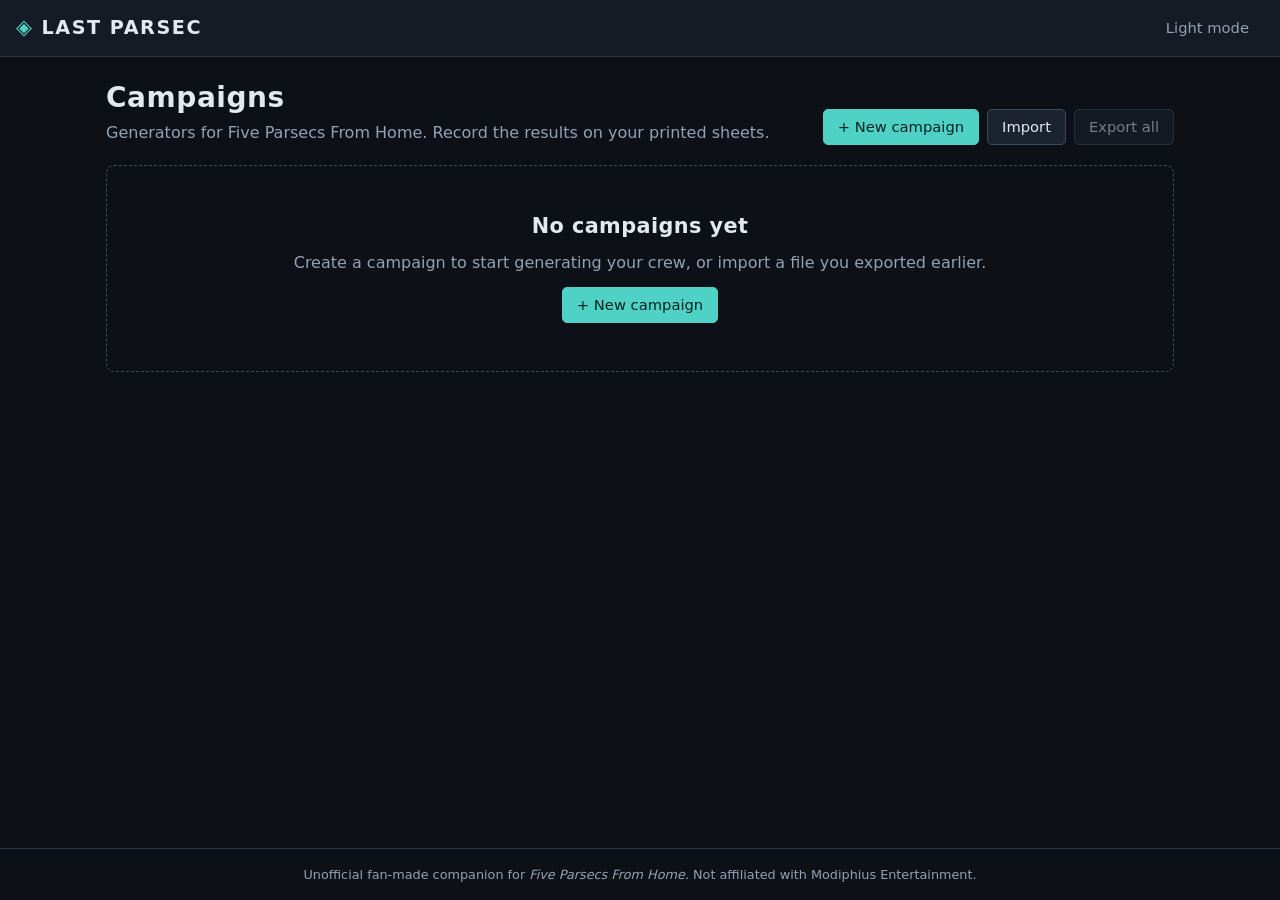
<file: index.html>
<!doctype html>
<html lang="en" data-theme="dark">
<head>
  <meta charset="utf-8">
  <meta name="viewport" content="width=device-width, initial-scale=1">
  <title>Last Parsec</title>
  <meta name="description" content="Unofficial companion tools for Five Parsecs From Home.">
  <link rel="icon" href="data:image/svg+xml,%3Csvg xmlns='http://www.w3.org/2000/svg' viewBox='0 0 32 32'%3E%3Crect width='32' height='32' rx='7' fill='%230d1117'/%3E%3Cpath d='M16 5 27 16 16 27 5 16Z' fill='none' stroke='%234fd1c5' stroke-width='3'/%3E%3Ccircle cx='16' cy='16' r='3.5' fill='%234fd1c5'/%3E%3C/svg%3E">
  <link rel="stylesheet" href="css/styles.css?v=20261027220819">
  <script>
    // Apply the saved theme before first paint to avoid a flash.
    try {
      var savedTheme = localStorage.getItem('lastParsec.theme');
      if (savedTheme === 'light' || savedTheme === 'dark') {
        document.documentElement.setAttribute('data-theme', savedTheme);
      }
    } catch (e) { /* storage unavailable: keep the default */ }
  </script>
</head>
<body>
  <header class="site-header">
    <a class="brand" href="#/">
      <span class="brand-mark" aria-hidden="true">◈</span>
      <span class="brand-name">Last Parsec</span>
    </a>
    <button type="button" class="btn btn-ghost theme-toggle" id="theme-toggle">Light mode</button>
  </header>

  <div class="notices" id="notices" aria-live="polite"></div>

  <main id="app" tabindex="-1"></main>

  <footer class="site-footer">
    Unofficial fan-made companion for <cite>Five Parsecs From Home</cite>. Not affiliated with Modiphius Entertainment.
  </footer>

  <script src="js/lp.js?v=20261027220819"></script>
  <script src="js/data/tables.js?v=20261027220819"></script>
  <script src="js/core/rng.js?v=20261027220819"></script>
  <script src="js/core/registry.js?v=20261027220819"></script>
  <script src="js/core/predicate.js?v=20261027220819"></script>
  <script src="js/core/snapshot.js?v=20261027220819"></script>
  <script src="js/core/effects.js?v=20261027220819"></script>
  <script src="js/core/followup.js?v=20261027220819"></script>
  <script src="js/core/tableStore.js?v=20261027220819"></script>
  <script src="js/data/followups.js?v=20261027220819"></script>
  <script src="js/data/species.js?v=20261027220819"></script>
  <script src="js/data/gear.js?v=20261027220819"></script>
  <script src="js/data/nameTables.js?v=20261027220819"></script>
  <script src="js/data/baseEvents.js?v=20261027220819"></script>
  <script src="js/data/basePack.js?v=20261027220819"></script>
  <script src="js/rules/settings.js?v=20261027220819"></script>
  <script src="js/rules/character.js?v=20261027220819"></script>
  <script src="js/rules/crew.js?v=20261027220819"></script>
  <script src="js/rules/items.js?v=20261027220819"></script>
  <script src="js/rules/roster.js?v=20261027220819"></script>
  <script src="js/rules/models.js?v=20261027220819"></script>
  <script src="js/rules/enemies.js?v=20261027220819"></script>
  <script src="js/rules/battle.js?v=20261027220819"></script>
  <script src="js/rules/tableModel.js?v=20261027220819"></script>
  <script src="js/rules/archetypes.js?v=20261027220819"></script>
  <script src="js/rules/planets.js?v=20261027220819"></script>
  <script src="js/rules/turn/engine.js?v=20261027220819"></script>
  <script src="js/rules/turn/conditions.js?v=20261027220819"></script>
  <script src="js/rules/turn/eventStage.js?v=20261027220819"></script>
  <script src="js/rules/turn/travel.js?v=20261027220819"></script>
  <script src="js/rules/turn/world.js?v=20261027220819"></script>
  <script src="js/rules/turn/postBattle.js?v=20261027220819"></script>
  <script src="js/rules/events/facts.js?v=20261027220819"></script>
  <script src="js/rules/events/selectors.js?v=20261027220819"></script>
  <script src="js/rules/events/effects.js?v=20261027220819"></script>
  <script src="js/rules/events/ledger.js?v=20261027220819"></script>
  <script src="js/rules/events/run.js?v=20261027220819"></script>
  <script src="js/rules/events/pack.js?v=20261027220819"></script>
  <script src="js/rules/events/schema.js?v=20261027220819"></script>
  <script src="js/rules/events/packs.js?v=20261027220819"></script>
  <script src="js/rules/conditions.js?v=20261027220819"></script>
  <script src="js/rules/recruit.js?v=20261027220819"></script>
  <script src="js/rules/names.js?v=20261027220819"></script>
  <script src="js/ui/dom.js?v=20261027220819"></script>
  <script src="js/ui/dialogs.js?v=20261027220819"></script>
  <script src="js/ui/conditionBadges.js?v=20261027220819"></script>
  <script src="js/core/storage.js?v=20261027220819"></script>
  <script src="js/core/router.js?v=20261027220819"></script>
  <script src="js/ui/campaignList.js?v=20261027220819"></script>
  <script src="js/ui/rollField.js?v=20261027220819"></script>
  <script src="js/ui/crewSection.js?v=20261027220819"></script>
  <script src="js/ui/charactersTab.js?v=20261027220819"></script>
  <script src="js/ui/modelsTab.js?v=20261027220819"></script>
  <script src="js/ui/speciesTab.js?v=20261027220819"></script>
  <script src="js/ui/namesTab.js?v=20261027220819"></script>
  <script src="js/ui/archetypesTab.js?v=20261027220819"></script>
  <script src="js/ui/planetsTab.js?v=20261027220819"></script>
  <script src="js/ui/crewTab.js?v=20261027220819"></script>
  <script src="js/ui/equipmentTab.js?v=20261027220819"></script>
  <script src="js/ui/stageForm.js?v=20261027220819"></script>
  <script src="js/ui/promptPanel.js?v=20261027220819"></script>
  <script src="js/ui/resultCard.js?v=20261027220819"></script>
  <script src="js/ui/turnTab.js?v=20261027220819"></script>
  <script src="js/ui/battleTab.js?v=20261027220819"></script>
  <script src="js/ui/eventForm.js?v=20261027220819"></script>
  <script src="js/ui/predicateEditor.js?v=20261027220819"></script>
  <script src="js/ui/stepEditor.js?v=20261027220819"></script>
  <script src="js/ui/eventTester.js?v=20261027220819"></script>
  <script src="js/ui/eventEditor.js?v=20261027220819"></script>
  <script src="js/ui/conditionTypesEditor.js?v=20261027220819"></script>
  <script src="js/ui/packsPanel.js?v=20261027220819"></script>
  <script src="js/ui/eventsReference.js?v=20261027220819"></script>
  <script src="js/ui/eventsTab.js?v=20261027220819"></script>
  <script src="js/ui/campaignView.js?v=20261027220819"></script>
  <script src="js/app.js?v=20261027220819"></script>
</body>
</html>
</file>
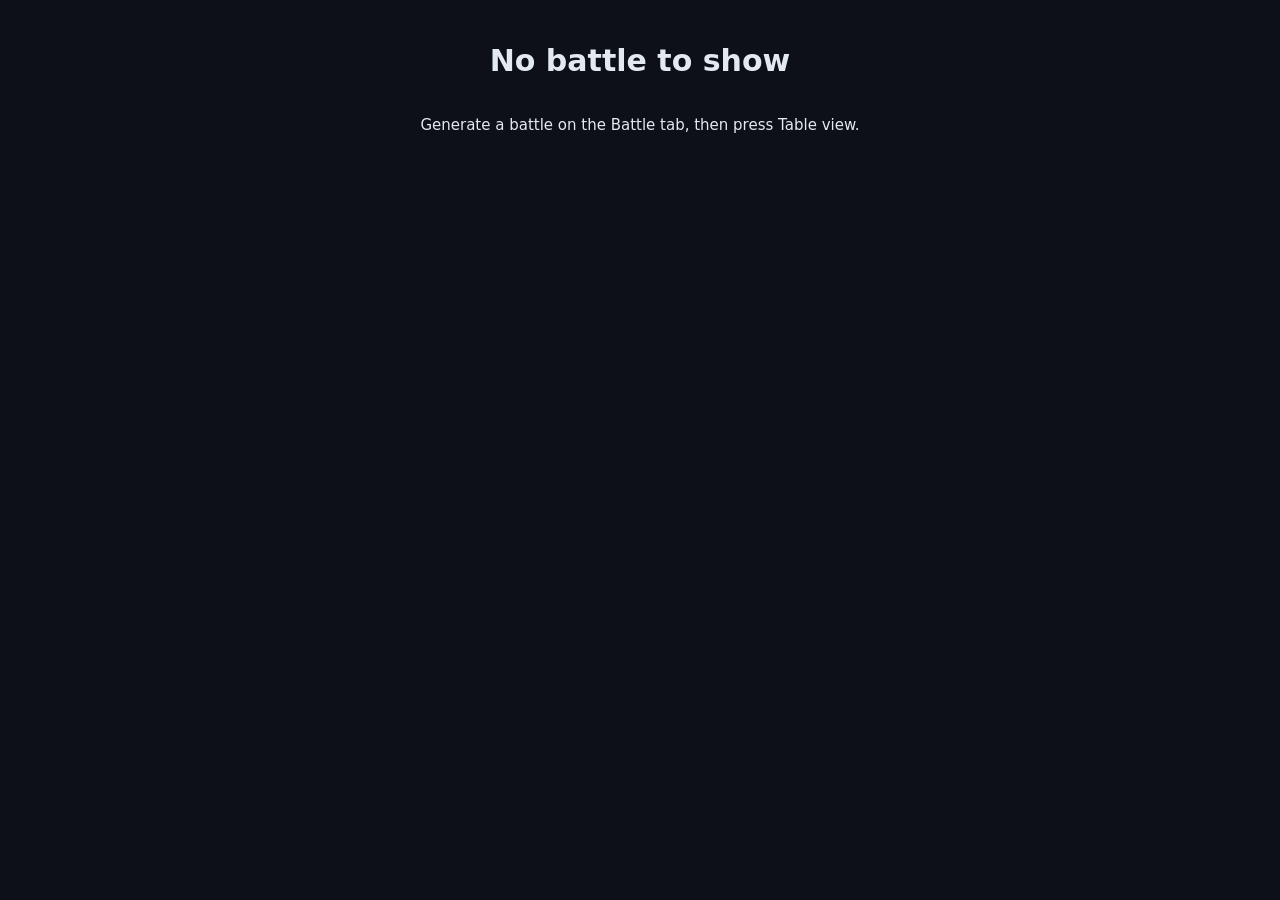
<file: table.html>
<!doctype html>
<html lang="en" data-theme="dark">
<head>
  <meta charset="utf-8">
  <meta name="viewport" content="width=device-width, initial-scale=1">
  <title>Last Parsec · Table view</title>
  <link rel="stylesheet" href="css/table.css?v=20261027220819">
  <script>
    // Apply the saved theme before first paint to avoid a flash.
    try {
      var savedTheme = localStorage.getItem('lastParsec.theme');
      if (savedTheme === 'light' || savedTheme === 'dark') {
        document.documentElement.setAttribute('data-theme', savedTheme);
      }
    } catch (e) { /* storage unavailable: keep the default */ }
  </script>
</head>
<body>
  <div id="table-root"></div>

  <script src="js/lp.js?v=20261027220819"></script>
  <script src="js/data/tables.js?v=20261027220819"></script>
  <script src="js/core/rng.js?v=20261027220819"></script>
  <script src="js/core/tableStore.js?v=20261027220819"></script>
  <script src="js/ui/dom.js?v=20261027220819"></script>
  <script src="js/ui/tableView.js?v=20261027220819"></script>
  <script>LP.tableView.start(document.getElementById('table-root'));</script>
</body>
</html>
</file>
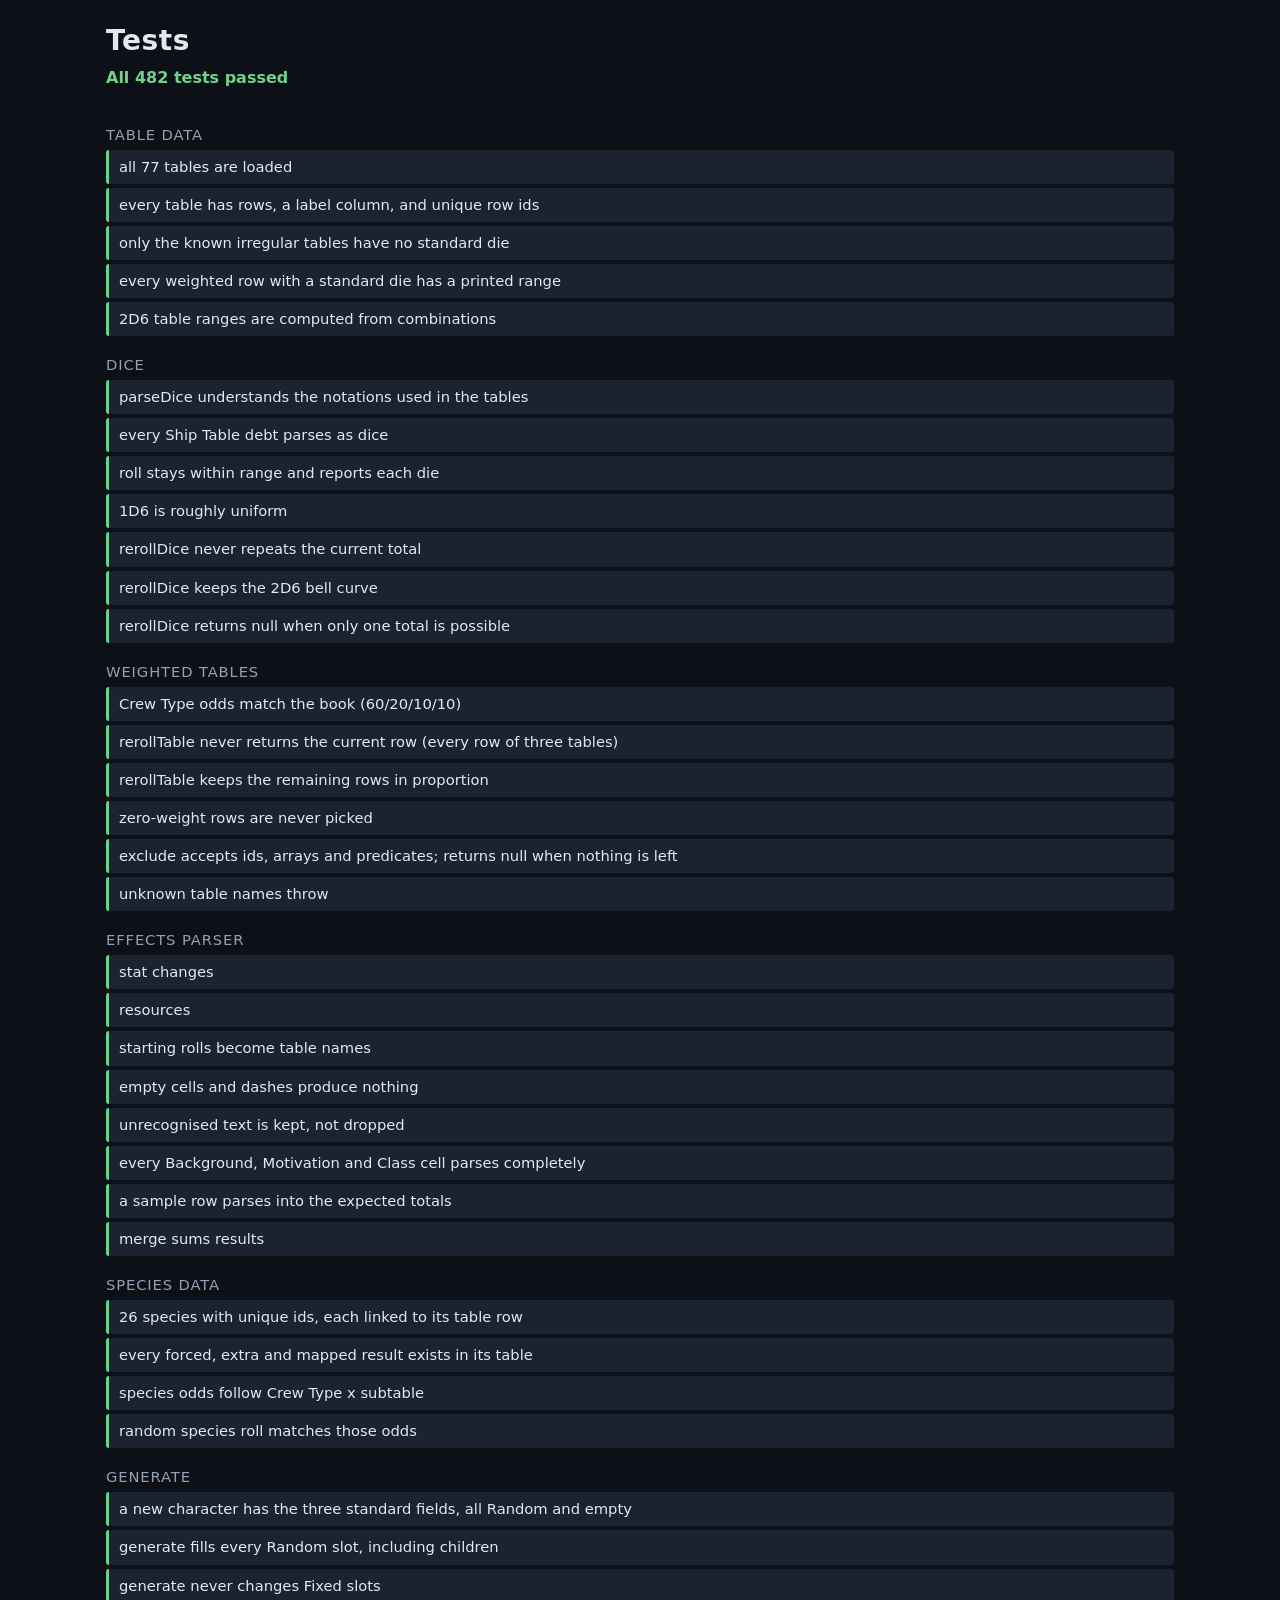
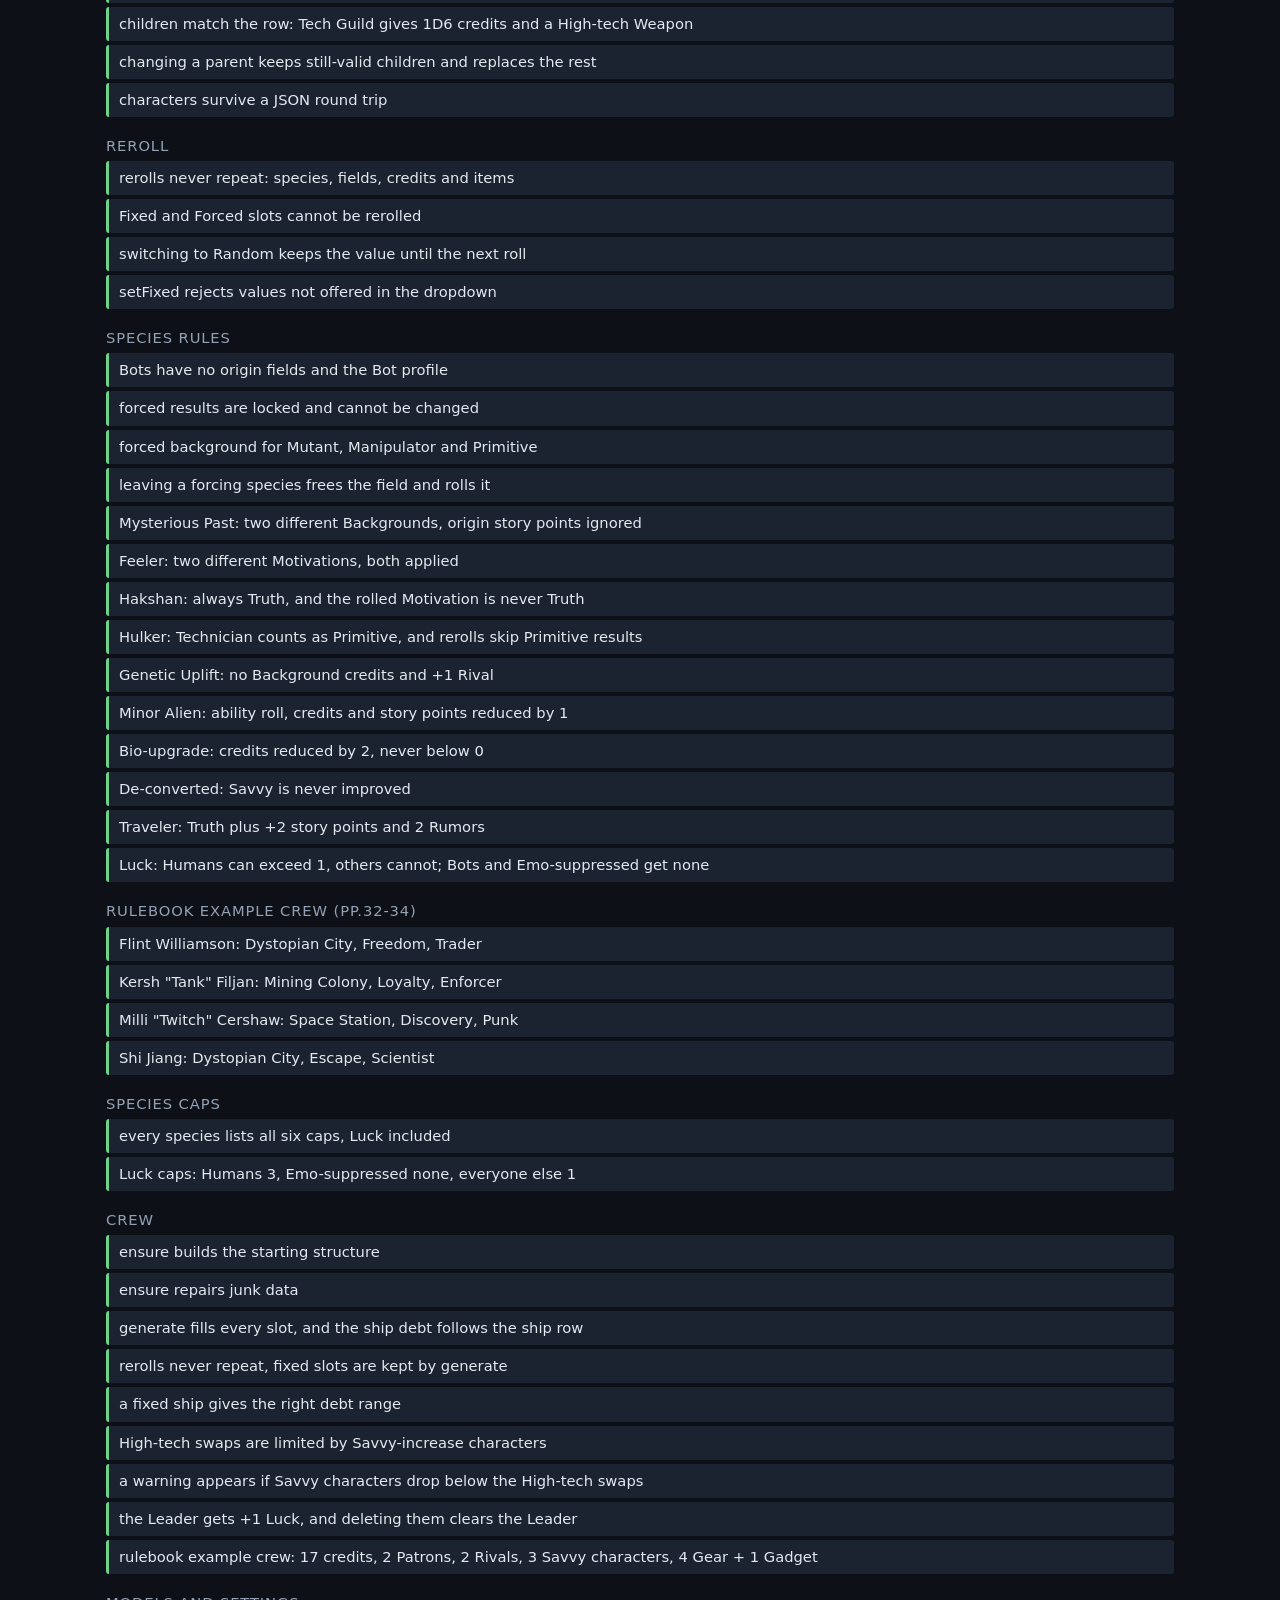
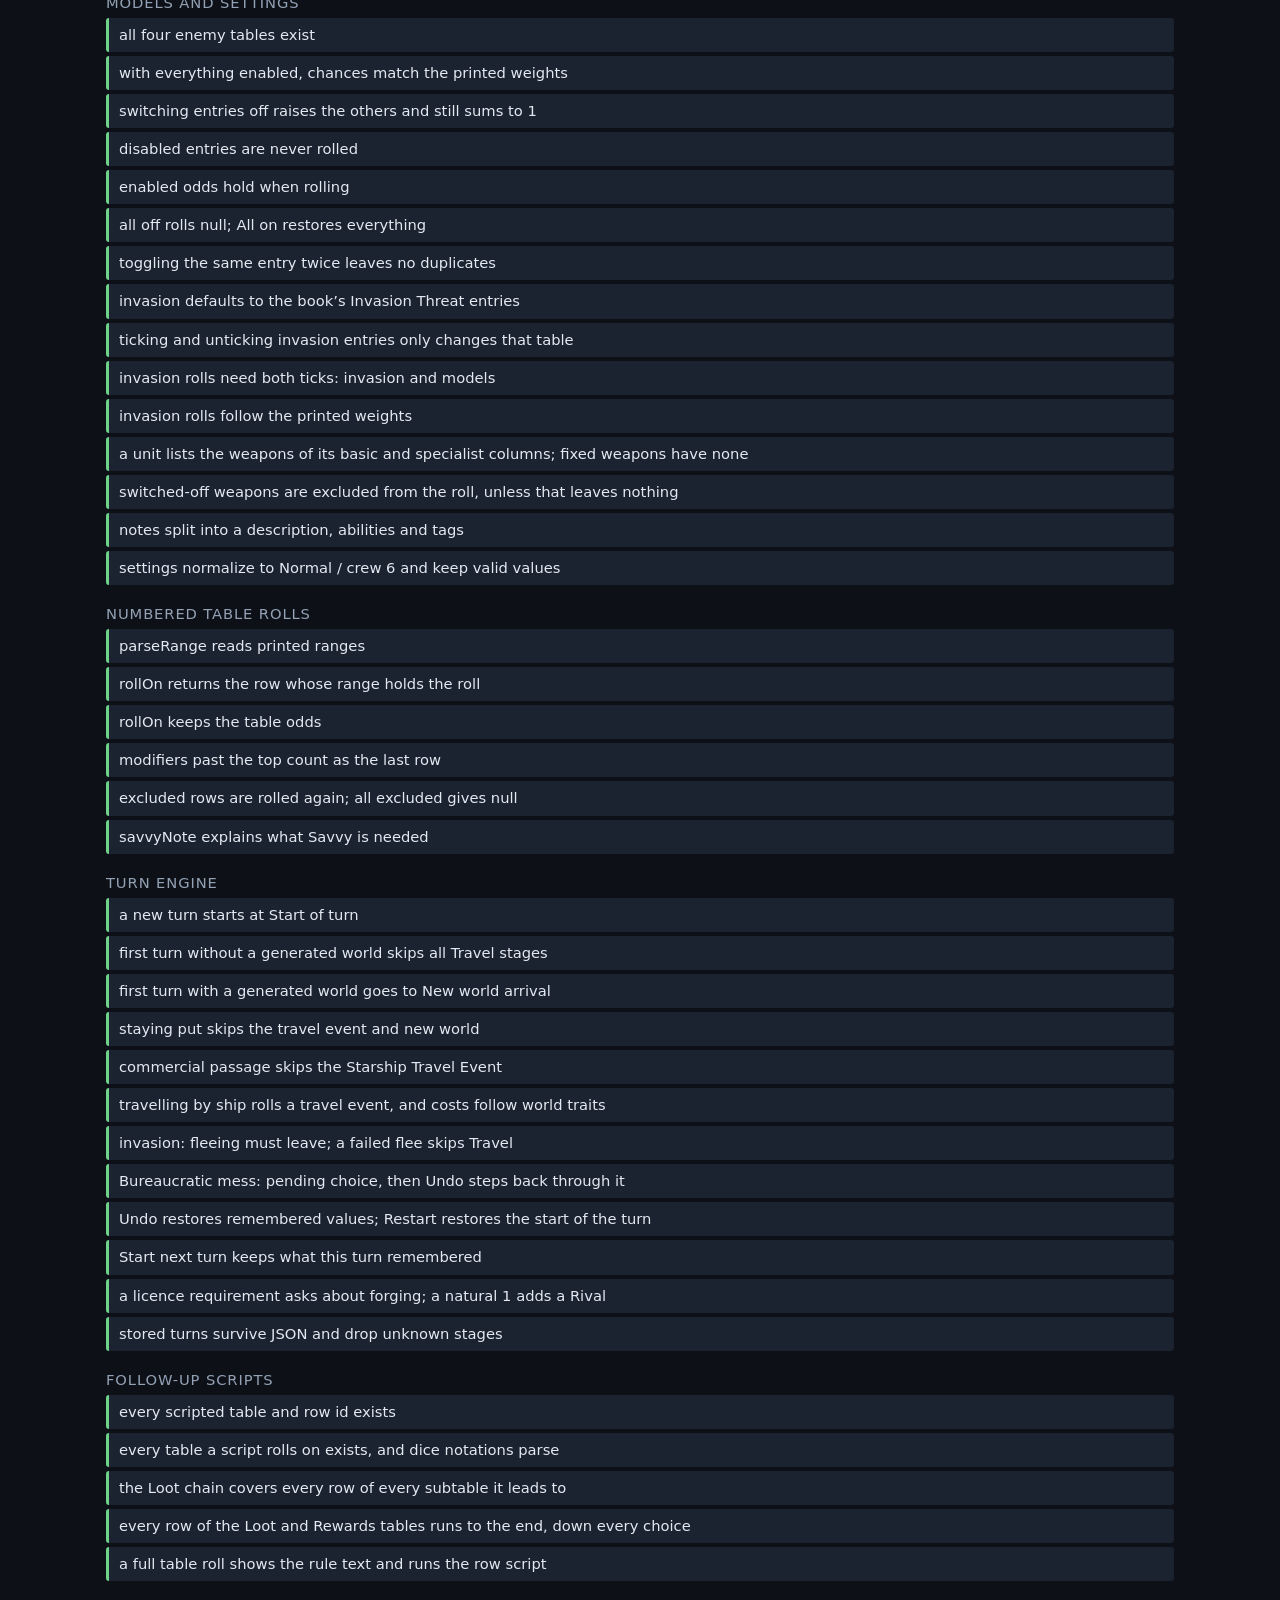
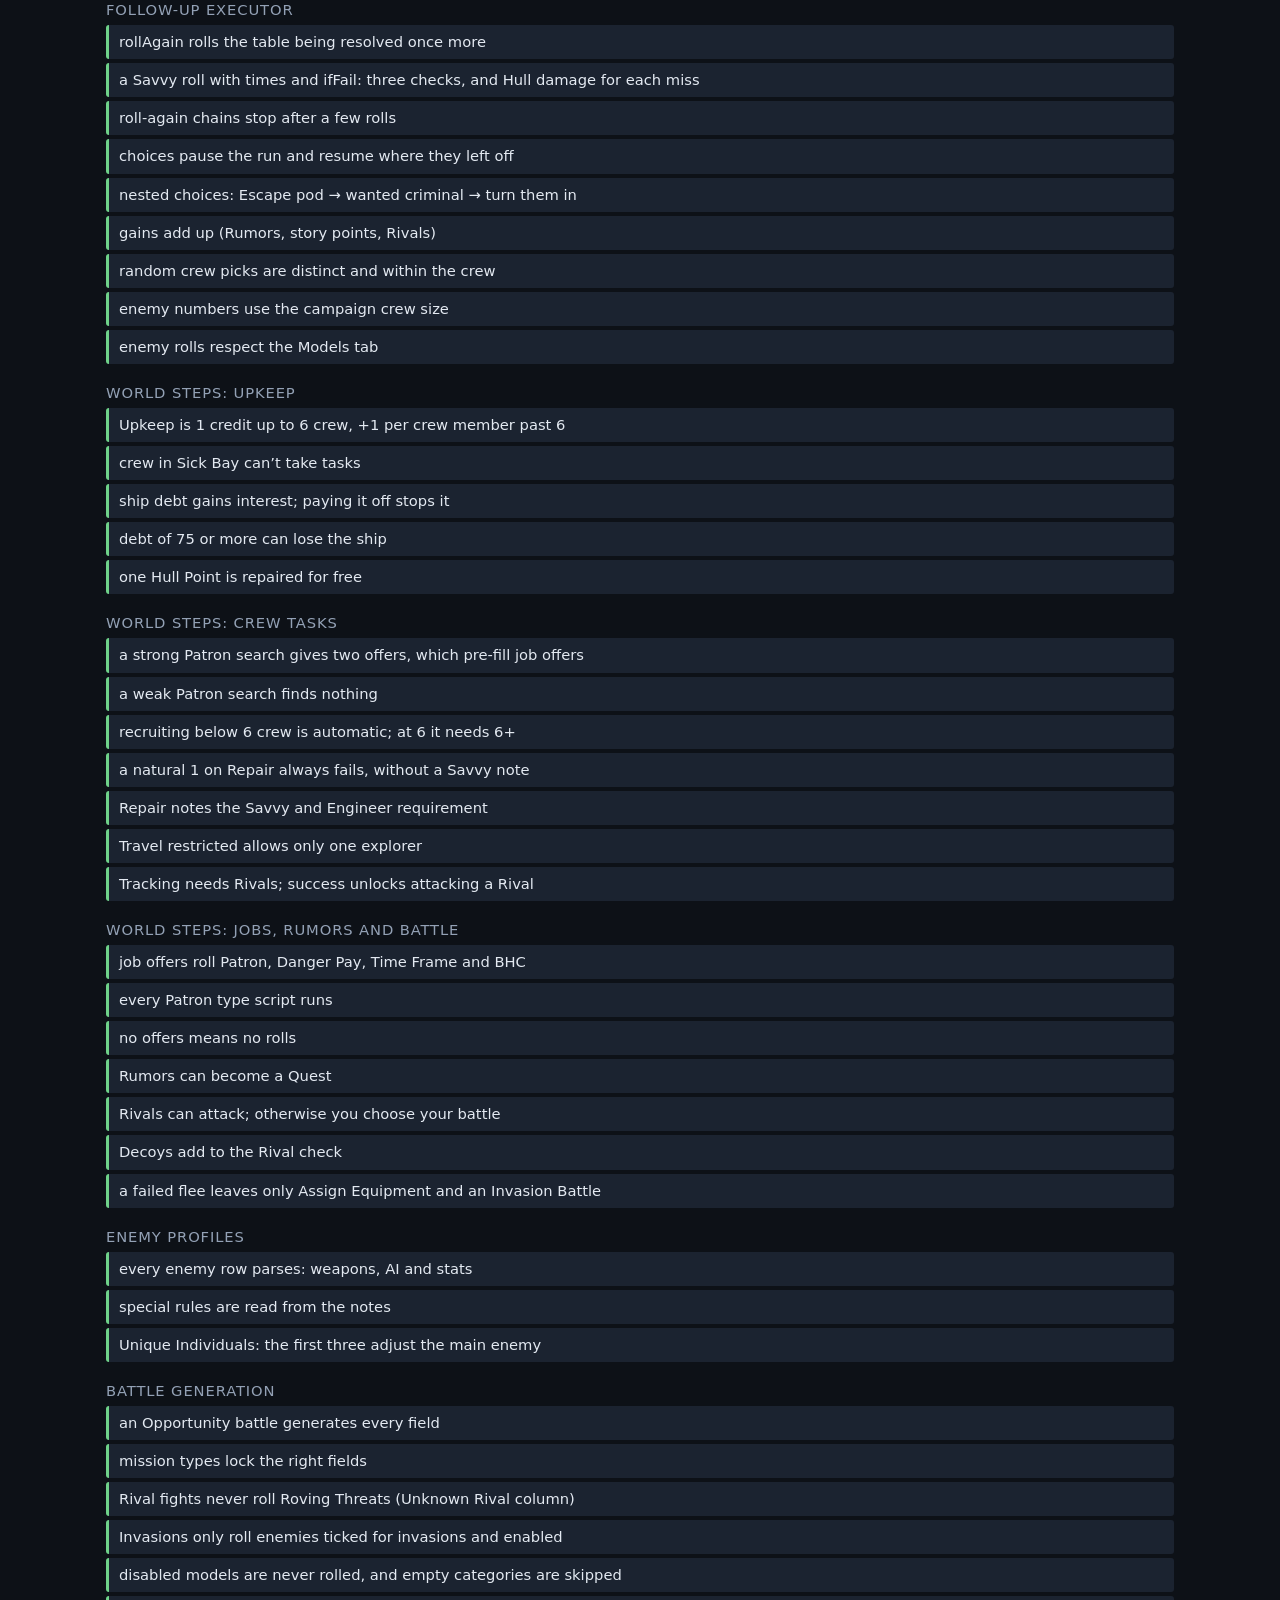
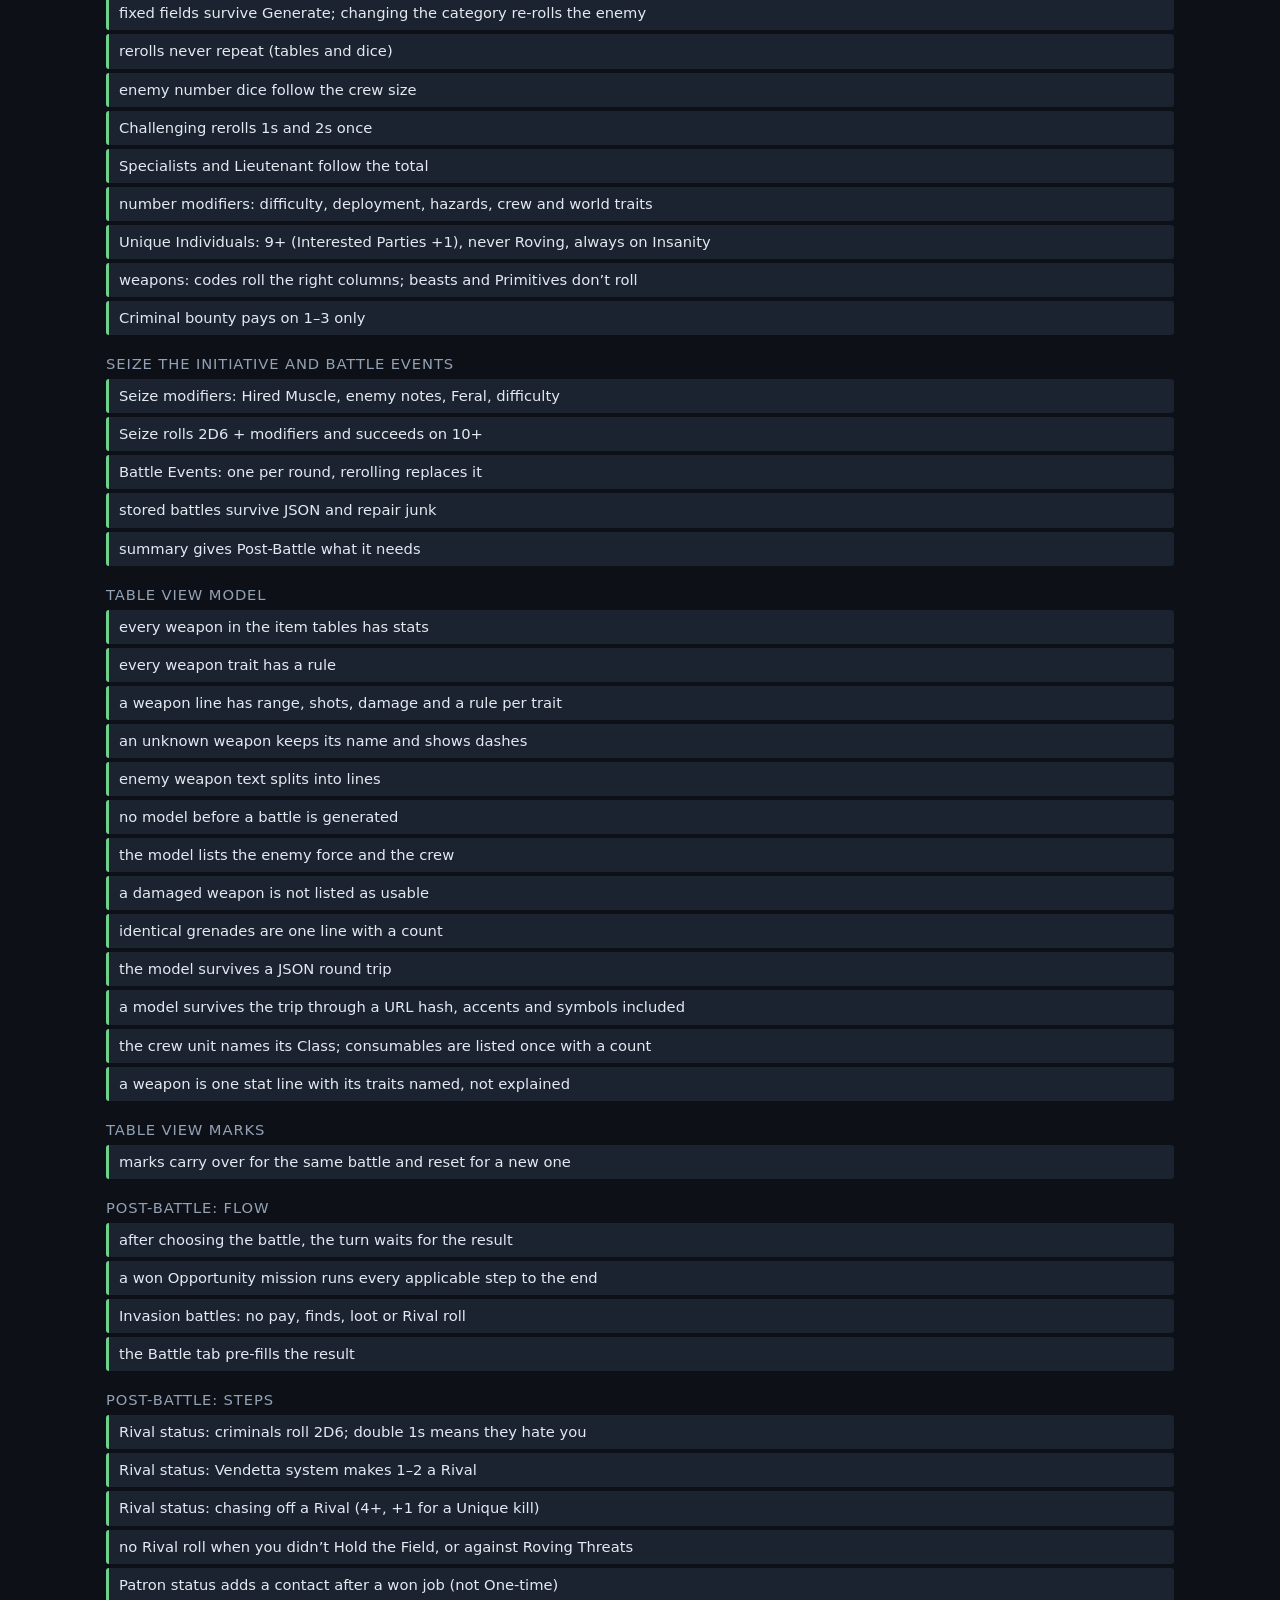
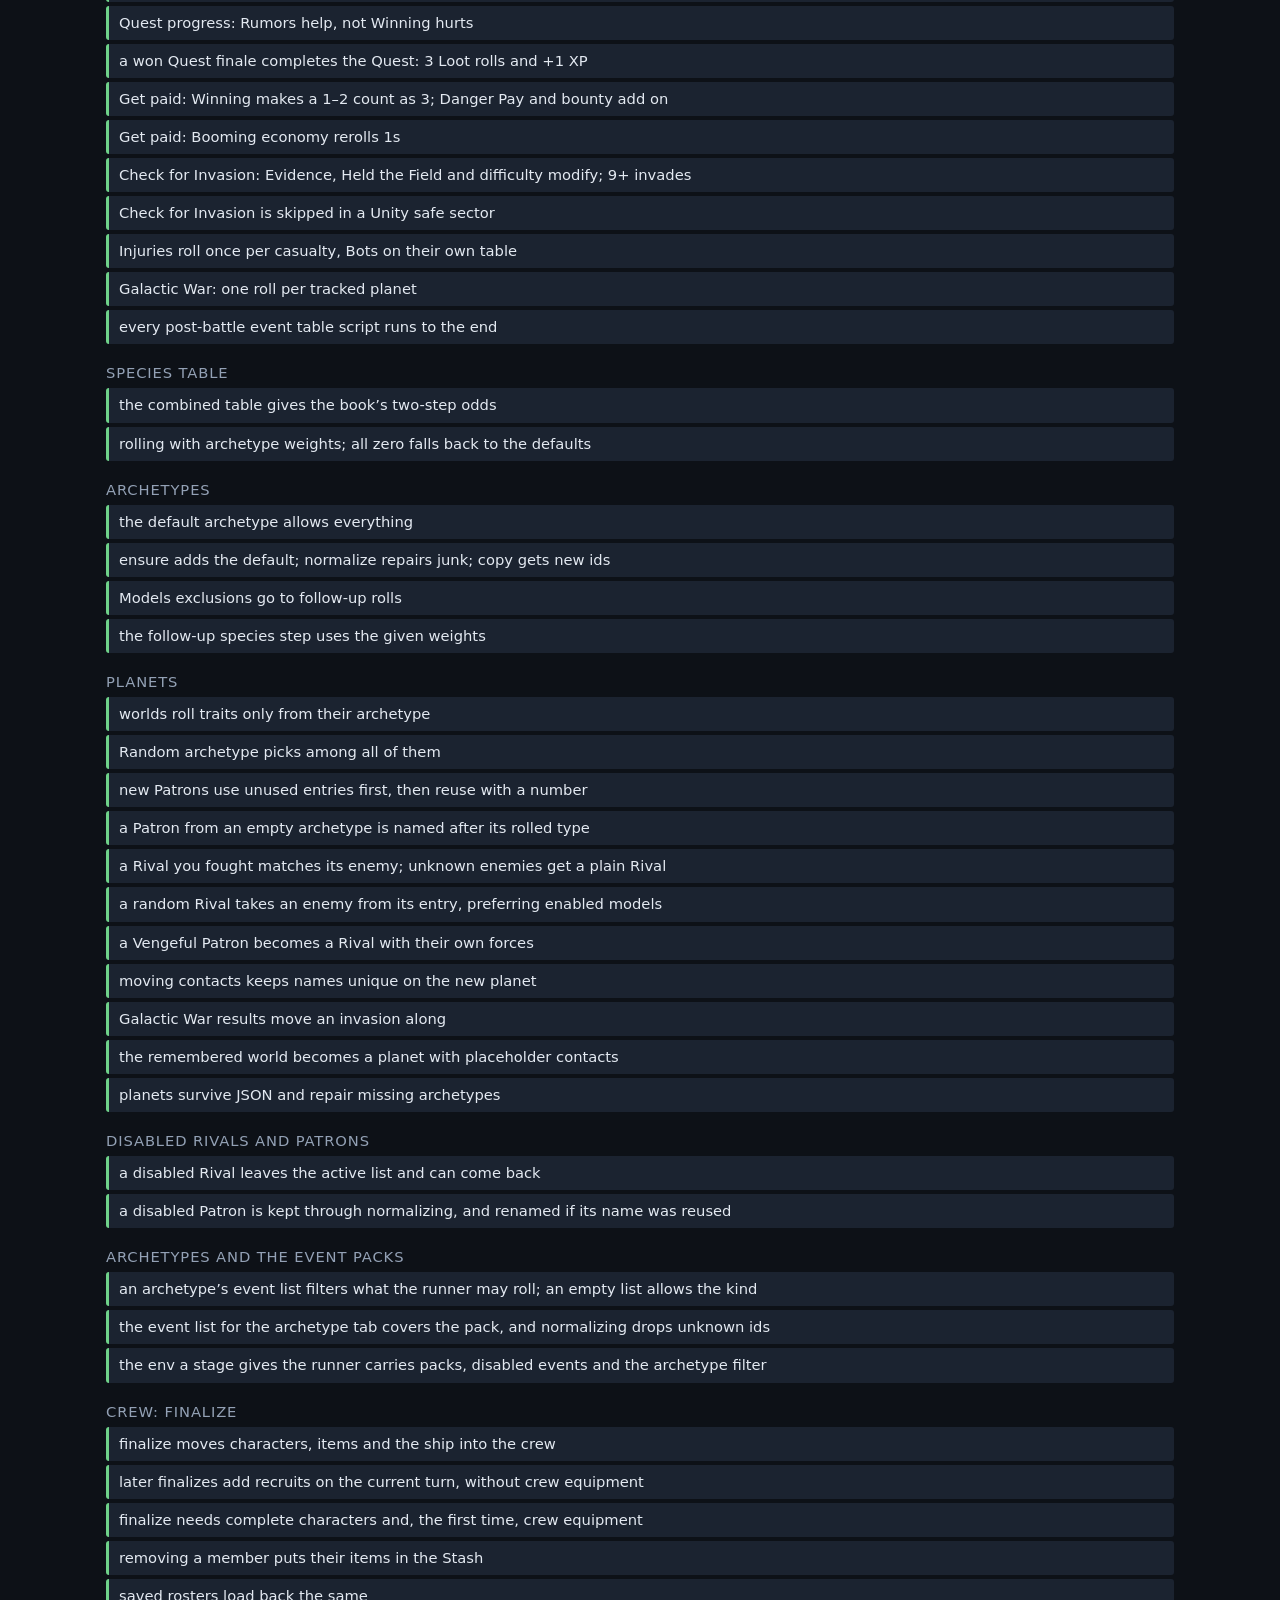
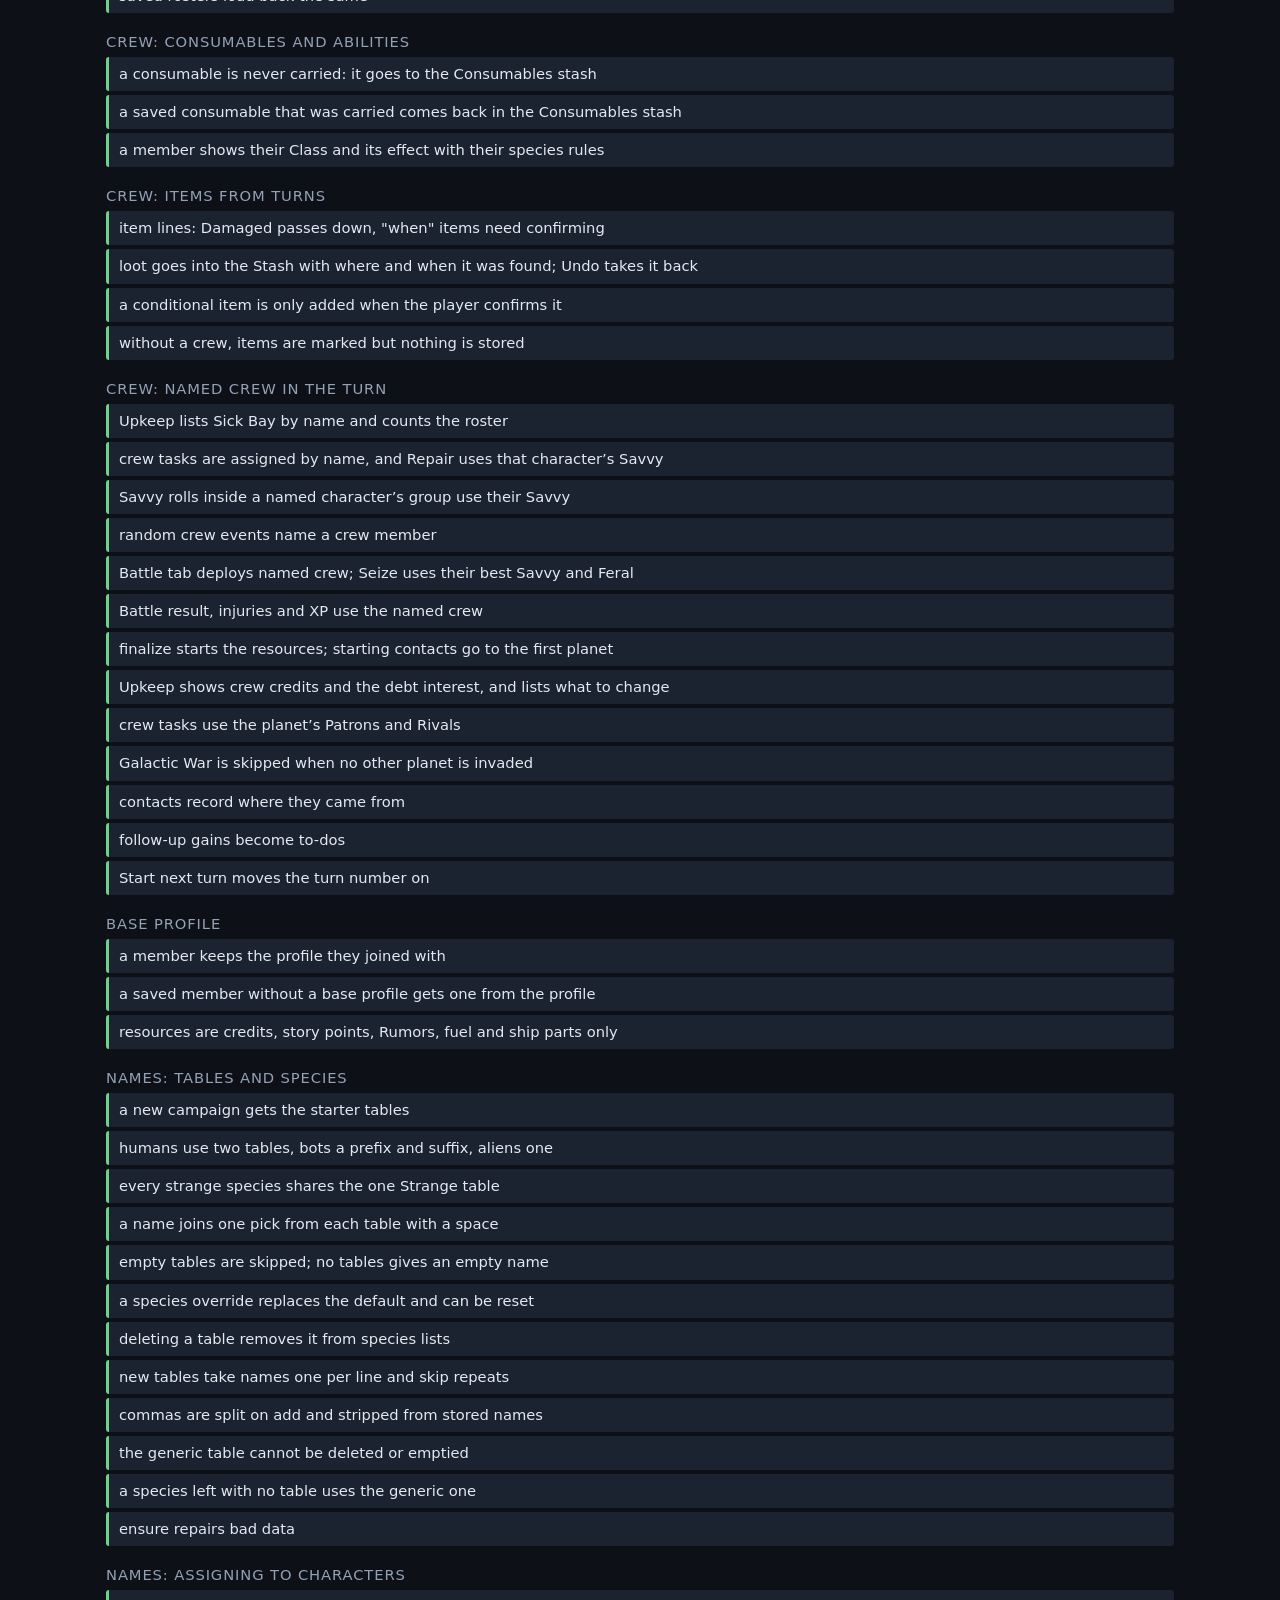
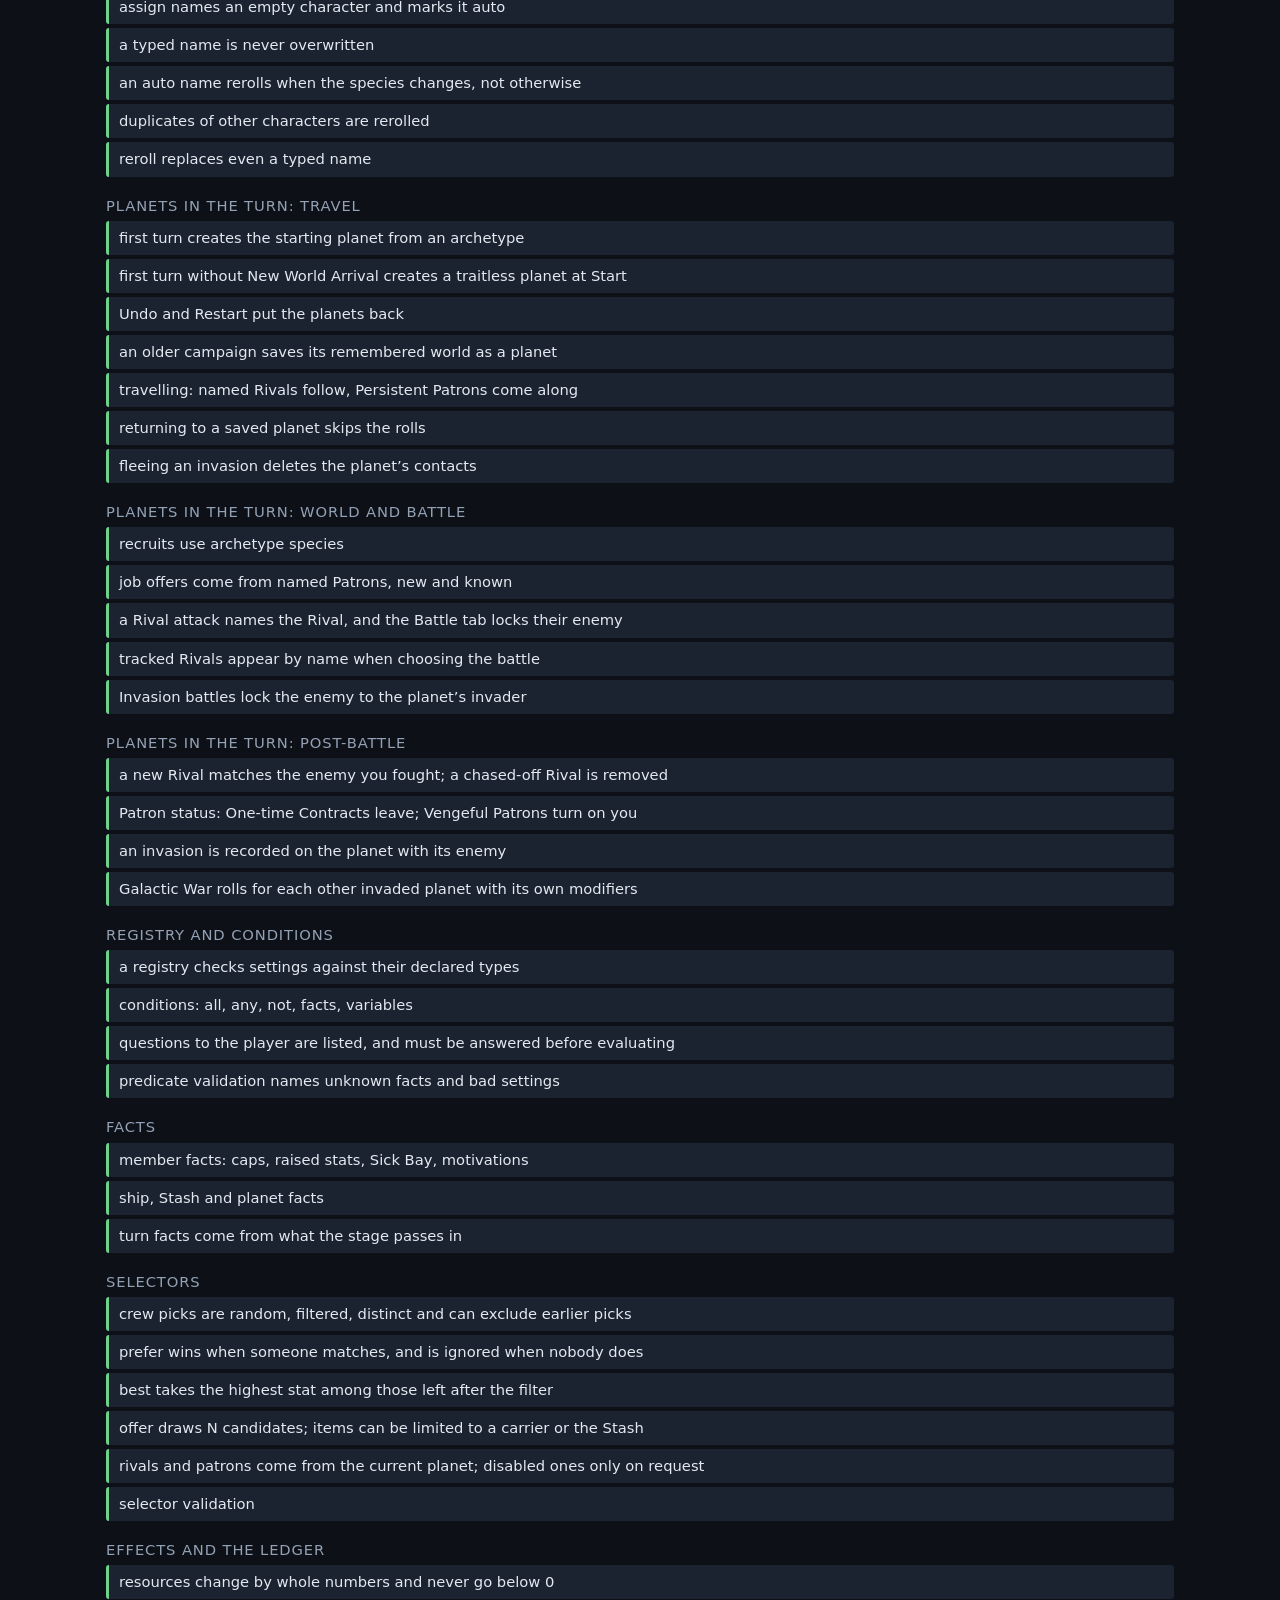
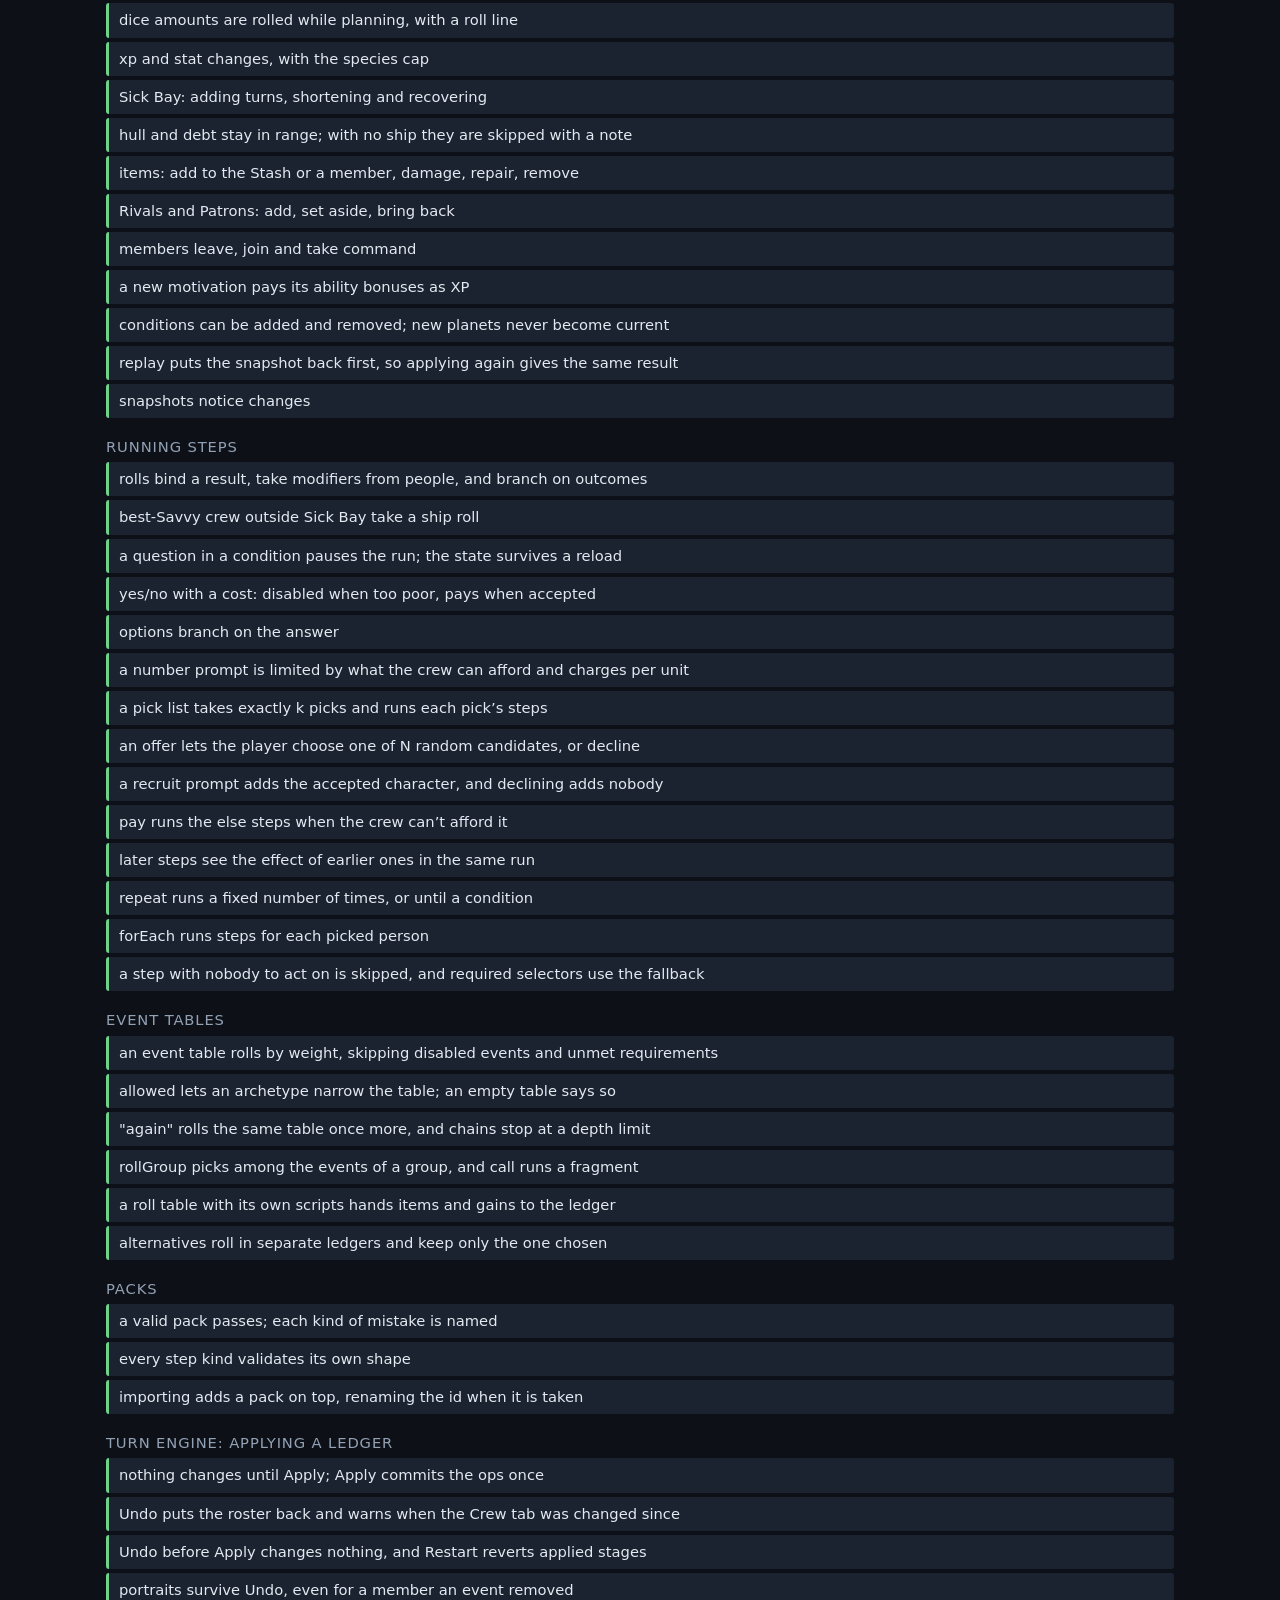
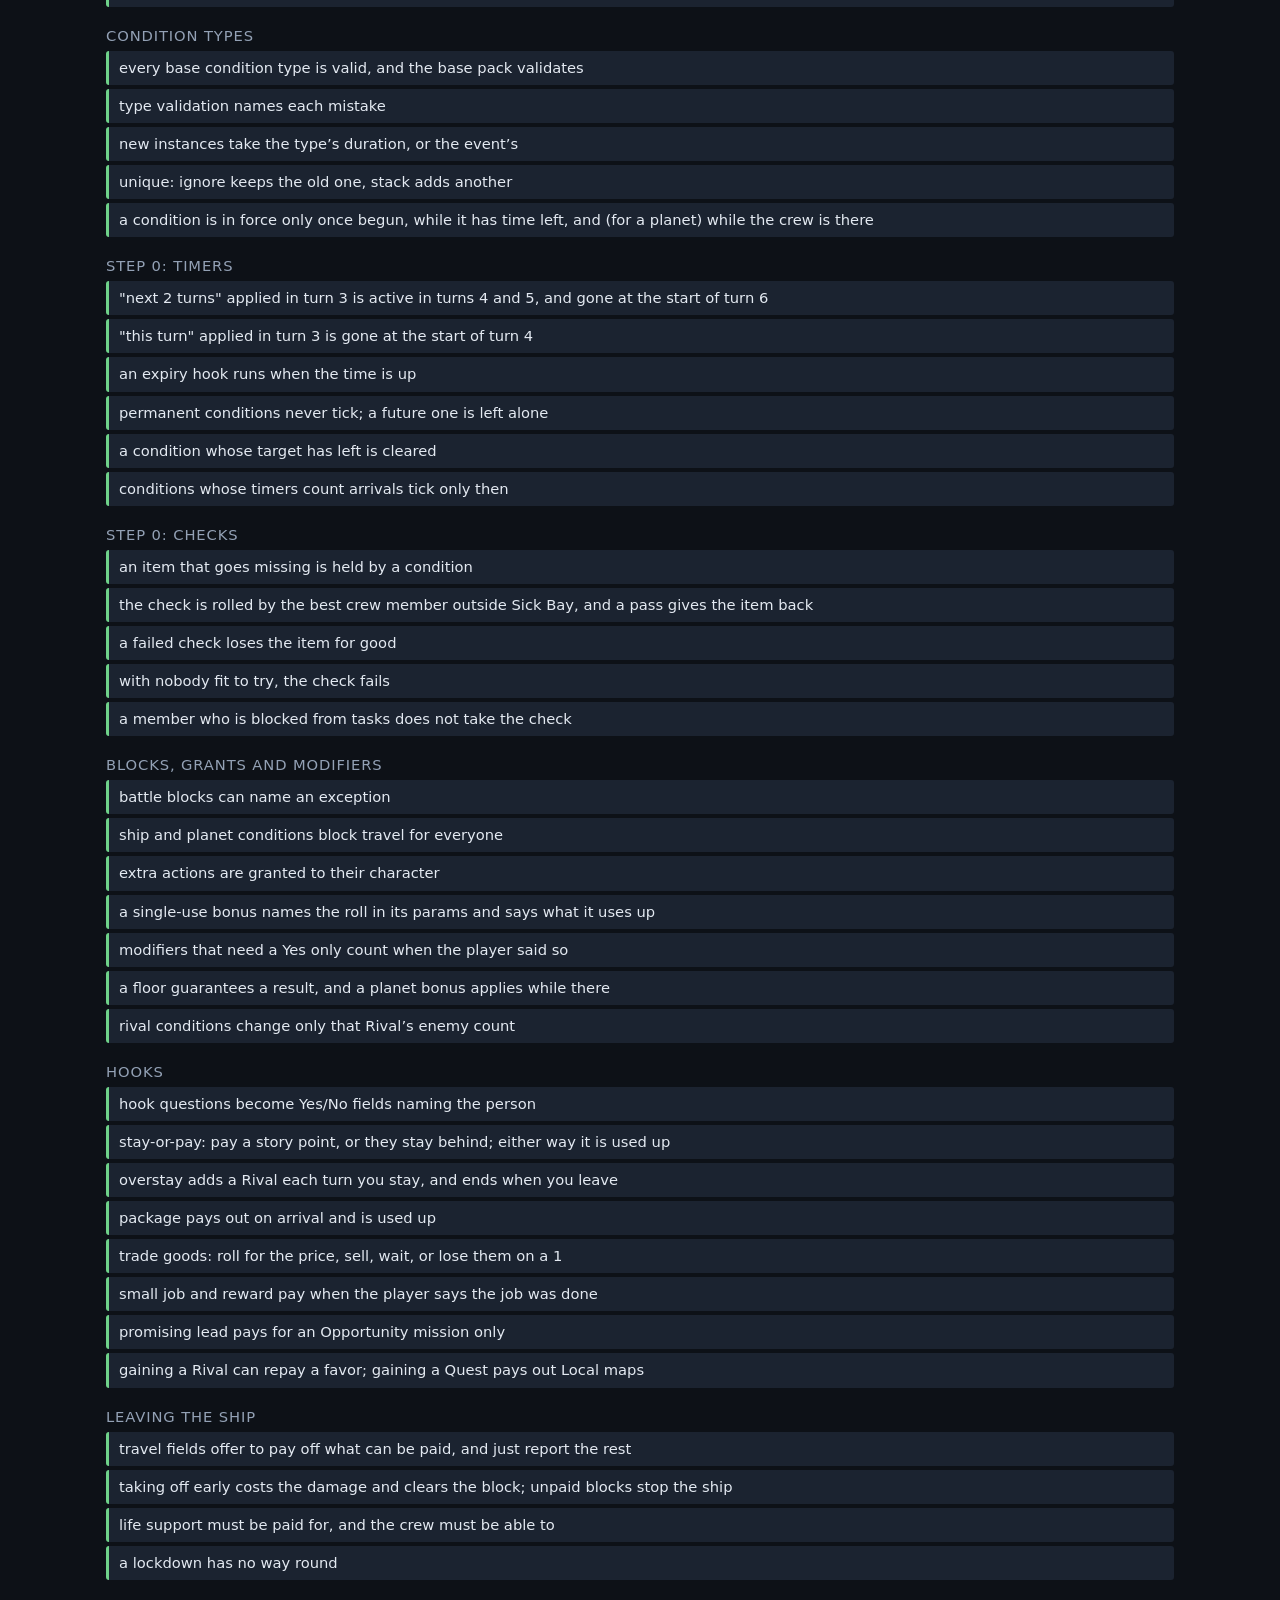
<file: tests.html>
<!doctype html>
<html lang="en" data-theme="dark">
<head>
  <meta charset="utf-8">
  <meta name="viewport" content="width=device-width, initial-scale=1">
  <title>Last Parsec tests</title>
  <link rel="stylesheet" href="css/styles.css?v=20261027220819">
  <style>
    .summary { margin: 8px 0 20px; font-weight: 600; }
    .summary.pass { color: var(--success); }
    .summary.fail { color: var(--danger); }
    .results { display: grid; gap: 4px; margin: 0; padding: 0; list-style: none; font-size: 0.92rem; }
    .results li { padding: 6px 10px; border-left: 3px solid var(--success); background: var(--surface); border-radius: 3px; }
    .results li.fail { border-left-color: var(--danger); }
    .results .group { margin-top: 14px; padding: 0; border: 0; background: none; color: var(--text-muted); font-family: var(--font-display); text-transform: uppercase; letter-spacing: 0.06em; }
    .results pre { margin: 6px 0 0; white-space: pre-wrap; color: var(--danger); font-family: var(--font-mono); font-size: 0.85rem; }
  </style>
</head>
<body>
  <main>
    <h1>Tests</h1>
    <p class="summary" id="summary">Running…</p>
    <ul class="results" id="results"></ul>
  </main>

  <script src="js/lp.js?v=20261027220819"></script>
  <script src="js/data/tables.js?v=20261027220819"></script>
  <script src="js/core/rng.js?v=20261027220819"></script>
  <script src="js/core/registry.js?v=20261027220819"></script>
  <script src="js/core/predicate.js?v=20261027220819"></script>
  <script src="js/core/snapshot.js?v=20261027220819"></script>
  <script src="js/core/effects.js?v=20261027220819"></script>
  <script src="js/core/followup.js?v=20261027220819"></script>
  <script src="js/core/tableStore.js?v=20261027220819"></script>
  <script src="js/data/followups.js?v=20261027220819"></script>
  <script src="js/data/species.js?v=20261027220819"></script>
  <script src="js/data/gear.js?v=20261027220819"></script>
  <script src="js/data/nameTables.js?v=20261027220819"></script>
  <script src="js/data/baseEvents.js?v=20261027220819"></script>
  <script src="js/data/basePack.js?v=20261027220819"></script>
  <script src="js/rules/settings.js?v=20261027220819"></script>
  <script src="js/rules/character.js?v=20261027220819"></script>
  <script src="js/rules/crew.js?v=20261027220819"></script>
  <script src="js/rules/items.js?v=20261027220819"></script>
  <script src="js/rules/roster.js?v=20261027220819"></script>
  <script src="js/rules/models.js?v=20261027220819"></script>
  <script src="js/rules/enemies.js?v=20261027220819"></script>
  <script src="js/rules/battle.js?v=20261027220819"></script>
  <script src="js/rules/tableModel.js?v=20261027220819"></script>
  <script src="js/rules/archetypes.js?v=20261027220819"></script>
  <script src="js/rules/planets.js?v=20261027220819"></script>
  <script src="js/rules/turn/engine.js?v=20261027220819"></script>
  <script src="js/rules/turn/conditions.js?v=20261027220819"></script>
  <script src="js/rules/turn/eventStage.js?v=20261027220819"></script>
  <script src="js/rules/turn/travel.js?v=20261027220819"></script>
  <script src="js/rules/turn/world.js?v=20261027220819"></script>
  <script src="js/rules/turn/postBattle.js?v=20261027220819"></script>
  <script src="js/rules/events/facts.js?v=20261027220819"></script>
  <script src="js/rules/events/selectors.js?v=20261027220819"></script>
  <script src="js/rules/events/effects.js?v=20261027220819"></script>
  <script src="js/rules/events/ledger.js?v=20261027220819"></script>
  <script src="js/rules/events/run.js?v=20261027220819"></script>
  <script src="js/rules/events/pack.js?v=20261027220819"></script>
  <script src="js/rules/events/schema.js?v=20261027220819"></script>
  <script src="js/rules/events/packs.js?v=20261027220819"></script>
  <script src="js/rules/conditions.js?v=20261027220819"></script>
  <script src="js/rules/recruit.js?v=20261027220819"></script>
  <script src="js/rules/names.js?v=20261027220819"></script>
  <script src="tests/runner.js?v=20261027220819"></script>
  <script src="tests/core.test.js?v=20261027220819"></script>
  <script src="tests/character.test.js?v=20261027220819"></script>
  <script src="tests/crew.test.js?v=20261027220819"></script>
  <script src="tests/models.test.js?v=20261027220819"></script>
  <script src="tests/turn.test.js?v=20261027220819"></script>
  <script src="tests/followup.test.js?v=20261027220819"></script>
  <script src="tests/world.test.js?v=20261027220819"></script>
  <script src="tests/battle.test.js?v=20261027220819"></script>
  <script src="tests/tableModel.test.js?v=20261027220819"></script>
  <script src="tests/postBattle.test.js?v=20261027220819"></script>
  <script src="tests/planets.test.js?v=20261027220819"></script>
  <script src="tests/roster.test.js?v=20261027220819"></script>
  <script src="tests/names.test.js?v=20261027220819"></script>
  <script src="tests/planetTurn.test.js?v=20261027220819"></script>
  <script src="tests/events.test.js?v=20261027220819"></script>
  <script src="tests/conditions.test.js?v=20261027220819"></script>
  <script src="tests/conditionStages.test.js?v=20261027220819"></script>
  <script src="tests/baseEvents.test.js?v=20261027220819"></script>
  <script src="tests/eventStages.test.js?v=20261027220819"></script>
  <script src="tests/packs.test.js?v=20261027220819"></script>
  <script src="tests/schema.test.js?v=20261027220819"></script>
  <script>LP.test.run();</script>
</body>
</html>
</file>
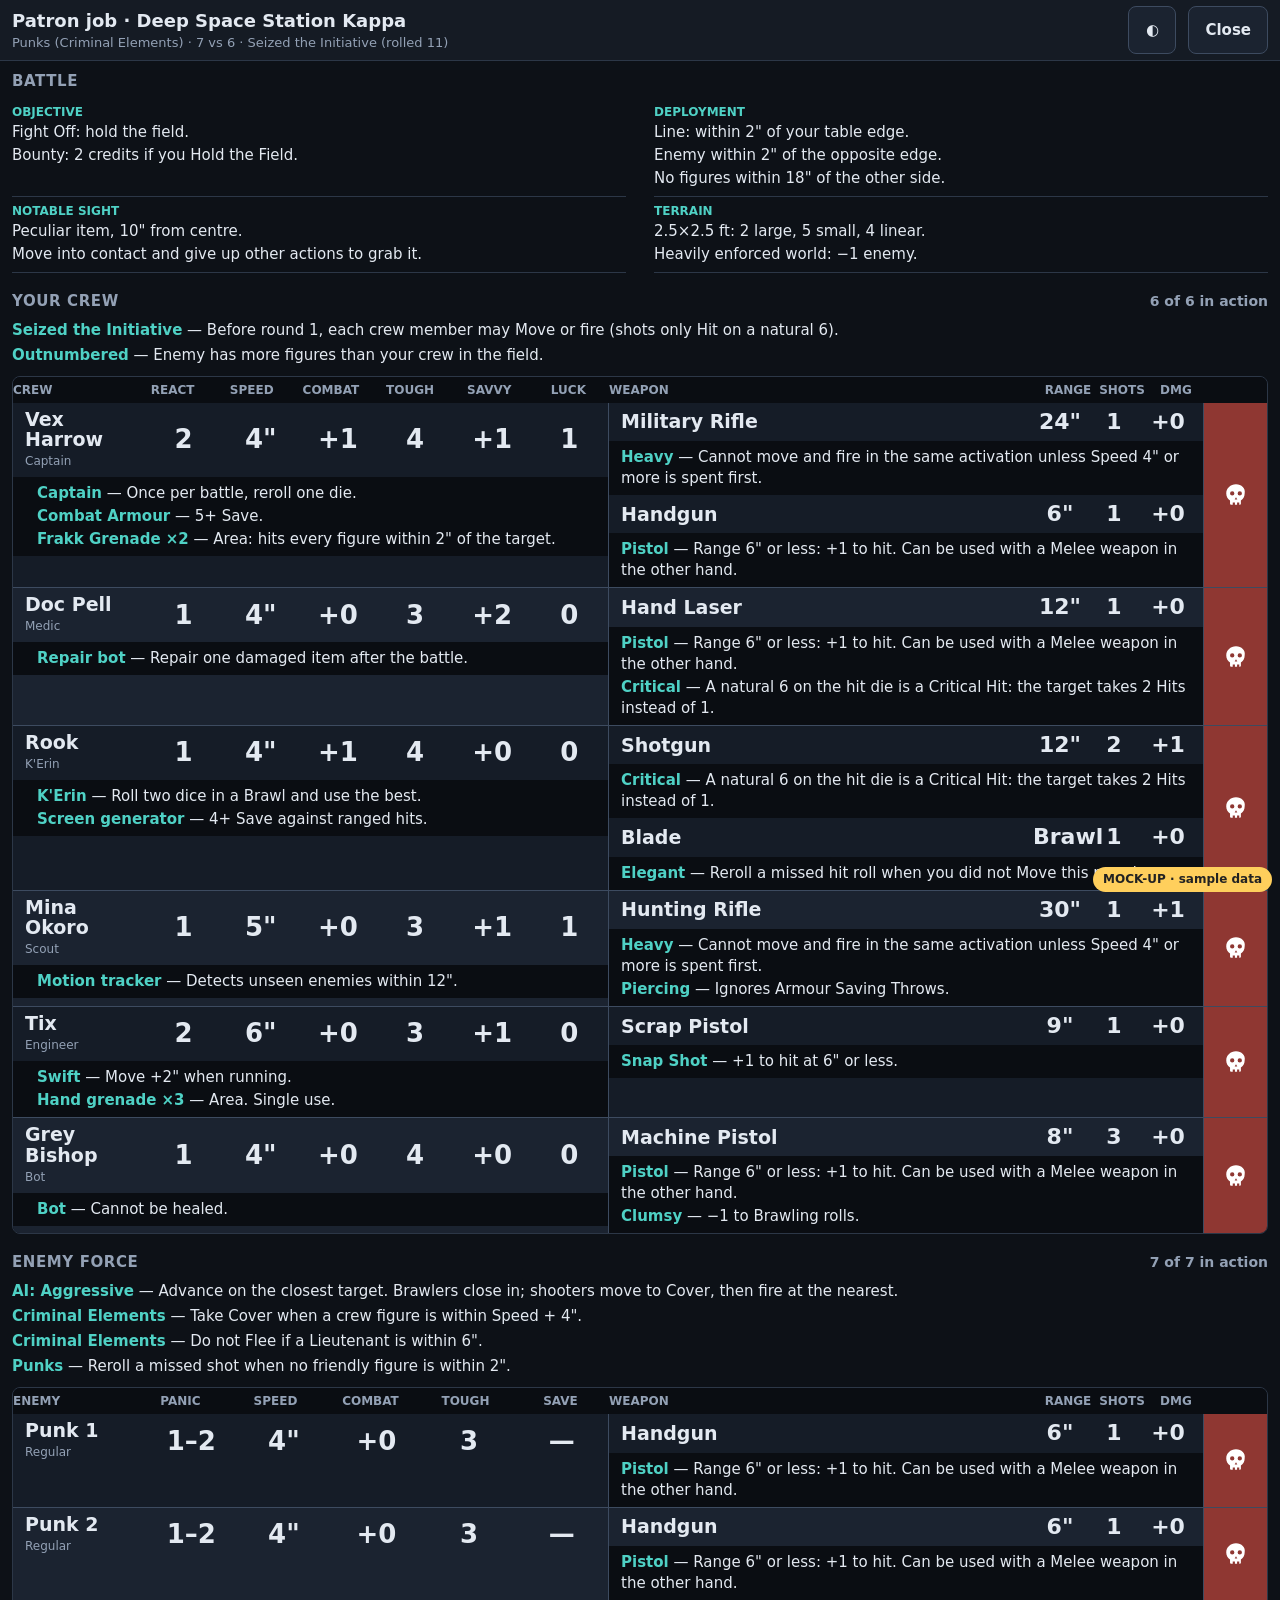
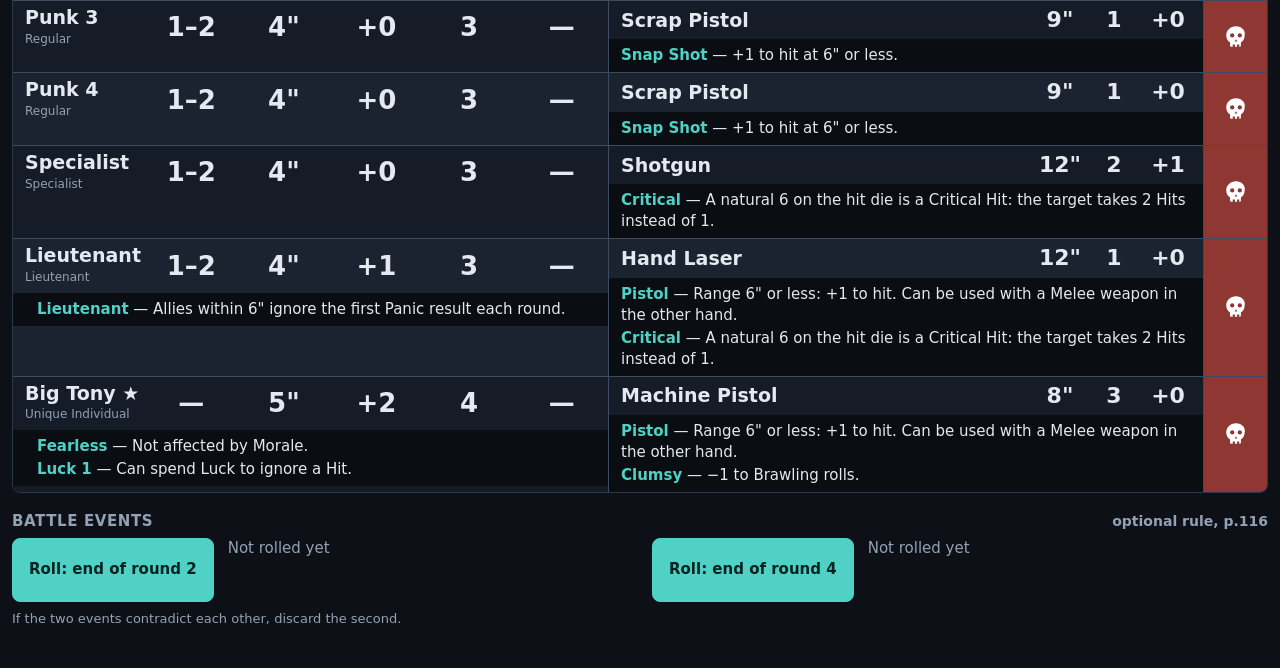
<file: mockups/battle-table.html>
<!doctype html>
<html lang="en">
<head>
<meta charset="utf-8">
<meta name="viewport" content="width=device-width, initial-scale=1">
<title>Last Parsec · Table view (mock-up)</title>
<style>
  /* Mock-up only: static sample data, no connection to the app. Tokens copied from css/styles.css. */
  :root {
    --bg:#0d1117; --bg-raised:#151b24; --bg-sunken:#0a0d12; --surface:#1b2330; --surface-alt:#151c27;
    --border:#2c3747; --border-strong:#3d4b60; --text:#e3e9f1; --text-muted:#93a1b5;
    --accent:#4fd1c5; --accent-contrast:#062421; --danger:#f2706a; --warn:#ffcf5c;
    --font-body:system-ui,-apple-system,"Segoe UI",Roboto,Arial,sans-serif;
    --font-display:"Bahnschrift","DIN Alternate","Arial Narrow",system-ui,sans-serif;
    --radius:8px;
  }
  :root[data-theme="light"] {
    --bg:#f3f5f8; --bg-raised:#fff; --bg-sunken:#e1e7ee; --surface:#fff; --surface-alt:#edf1f6;
    --border:#d3dae3; --border-strong:#b5c0ce; --text:#17202b; --text-muted:#5a6778;
    --accent:#0f8a80; --accent-contrast:#fff; --danger:#c23b33; --warn:#b7791f;
  }
  * { box-sizing:border-box; }
  html { -webkit-text-size-adjust:100%; }
  body { margin:0; background:var(--bg); color:var(--text); font:15px/1.4 var(--font-body); }
  h1,h2,h3 { font-family:var(--font-display); margin:0; }
  button { font:inherit; color:inherit; cursor:pointer; touch-action:manipulation; }

  .btn { min-height:48px; min-width:48px; padding:0 16px; border-radius:var(--radius); border:1px solid var(--border-strong);
         background:var(--surface); font-weight:600; display:inline-flex; align-items:center; justify-content:center; }
  .btn:active { transform:scale(.97); }
  .btn-primary { background:var(--accent); color:var(--accent-contrast); border-color:var(--accent); }
  .btn-out { min-width:64px; }
  .btn-out.on { background:var(--danger); color:#fff; border-color:var(--danger); }

  .bar { position:sticky; top:0; z-index:10; background:var(--bg-raised); border-bottom:1px solid var(--border);
         display:flex; align-items:center; gap:12px; padding:6px 12px; }
  .bar .grow { flex:1; min-width:0; }
  .bar h1 { font-size:18px; }
  .bar .sub { color:var(--text-muted); font-size:13px; }

  main { padding:10px 12px 40px; display:grid; grid-template-columns:minmax(0,1fr); gap:18px; }
  section > h2 { font-size:15px; text-transform:uppercase; letter-spacing:.04em; color:var(--text-muted); margin:0 0 6px; display:flex; justify-content:space-between; align-items:baseline; }
  section > h2 small { font:600 14px var(--font-body); text-transform:none; letter-spacing:0; }

  /* battle brief: at most 2 columns, one rule per line */
  .brief { display:grid; grid-template-columns:repeat(2,minmax(0,1fr)); gap:0 28px; margin:0; }
  .brief > div { padding:6px 0; border-bottom:1px solid var(--border); }
  .brief dt { font-size:12px; text-transform:uppercase; color:var(--accent); font-weight:700; }
  .brief dd { margin:0; padding:1px 0; }

  /* team rules sit above their table */
  .team { margin:0 0 8px; padding:0; list-style:none; }
  .team li { padding:2px 0; }
  .team b, .rule b { color:var(--accent); }

  /* units: one grid row each. Left half = name, stats, character rules. Right half = weapons and their rules. */
  .tablewrap { overflow-x:auto; border:1px solid var(--border); border-radius:var(--radius); }
  .grid { min-width:760px; --stats:6; }
  .grid.foes { --stats:5; }
  .row { display:grid; grid-template-columns:minmax(0,1fr) minmax(0,1fr) 64px; align-items:stretch; }
  .head { background:var(--bg-sunken); font:700 12px var(--font-body); text-transform:uppercase; color:var(--text-muted); text-align:center; }
  .head > div { padding:6px 0; }
  .unit:nth-child(odd) { background:var(--surface); }
  .unit:nth-child(even) { background:var(--surface-alt); }
  .unit + .unit { border-top:1px solid var(--border-strong); }
  .left { display:grid; grid-template-columns:120px repeat(var(--stats), minmax(0,1fr)); padding:0 0 0 12px; align-content:start; }
  .right { display:grid; grid-template-columns:minmax(0,1fr) 54px 54px 54px; align-content:start; border-left:1px solid var(--border-strong); padding:0 8px 0 12px; }
  .head .left, .head .right { padding-top:0; padding-bottom:0; align-content:center; }
  .head .right { border-left-color:transparent; }
  .head .left > div, .head .right > div { padding:6px 0; }
  .head .l { text-align:left; }
  .name b { font:700 19px/1.1 var(--font-display); display:block; }
  .name span { font-size:12px; color:var(--text-muted); font-weight:400; text-transform:none; }
  .stat { font:700 26px/1.2 var(--font-display); text-align:center; align-self:center; padding:6px 0; }
  .name { padding:6px 0; }
  .wn { font:700 19px/1.2 var(--font-display); align-self:center; }
  .wv { font:700 22px/1.2 var(--font-display); text-align:center; align-self:center; }
  .wn, .wv { padding-top:6px; padding-bottom:6px; }
  /* Out: a full-height cell attached to the right of the row */
  .act { display:flex; }
  .btn-out { flex:1; width:100%; min-height:48px; border:0; border-left:1px solid var(--border-strong); border-radius:0; padding:0;
             background:#8f3732; color:#fff; }
  .btn-out svg { width:26px; height:26px; fill:currentColor; }
  .btn-out.on { background:#e0443c; box-shadow:inset 0 0 0 3px rgba(255,255,255,.55); }
  /* ability areas are darker than the stat block */
  .rules { background:var(--bg-sunken); padding:5px 8px; }
  .left .rules { grid-column:1 / -1; margin-left:-12px; padding-left:24px; }
  .right .rules { grid-column:1 / -1; margin:0 -8px 0 -12px; padding-left:12px; }
  .rule { padding:1px 0; font-size:15px; }
  .rule i { font-style:normal; }
  .unit.out > :not(.act) { opacity:.28; }
  .unit.out .name b { text-decoration:line-through; }

  /* events */
  .events { display:grid; grid-template-columns:repeat(auto-fit,minmax(320px,1fr)); gap:10px 24px; }
  .event { display:flex; gap:14px; align-items:flex-start; }
  .event .btn { flex:none; min-height:64px; }
  .event h3 { font-size:17px; }
  .event p { margin:2px 0 0; }
  .event .dice { font:12px ui-monospace,Consolas,monospace; color:var(--text-muted); }
  .muted { color:var(--text-muted); }

  .note { position:fixed; right:8px; bottom:8px; background:var(--warn); color:#222; padding:4px 10px; border-radius:99px; font-size:12px; font-weight:700; pointer-events:none; z-index:20; }
</style>
</head>
<body>

<header class="bar">
  <div class="grow">
    <h1>Patron job · Deep Space Station Kappa</h1>
    <div class="sub">Punks (Criminal Elements) · 7 vs 6 · Seized the Initiative (rolled 11)</div>
  </div>
  <button class="btn" id="theme" aria-label="Toggle light or dark">◐</button>
  <button class="btn" onclick="alert('Closes this window.')">Close</button>
</header>

<main>

  <section>
    <h2>Battle</h2>
    <dl class="brief">
      <div><dt>Objective</dt><dd>Fight Off: hold the field.</dd><dd>Bounty: 2 credits if you Hold the Field.</dd></div>
      <div><dt>Deployment</dt><dd>Line: within 2" of your table edge.</dd><dd>Enemy within 2" of the opposite edge.</dd><dd>No figures within 18" of the other side.</dd></div>
      <div><dt>Notable sight</dt><dd>Peculiar item, 10" from centre.</dd><dd>Move into contact and give up other actions to grab it.</dd></div>
      <div><dt>Terrain</dt><dd>2.5×2.5 ft: 2 large, 5 small, 4 linear.</dd><dd>Heavily enforced world: −1 enemy.</dd></div>
    </dl>
  </section>

  <section>
    <h2>Your crew <small id="crewcount"></small></h2>
    <ul class="team" id="crew-team"></ul>
    <div class="tablewrap"><div class="grid" id="crew">
      <div class="row head"><div class="left"><div class="l">Crew</div><div>React</div><div>Speed</div><div>Combat</div><div>Tough</div><div>Savvy</div><div>Luck</div></div>
        <div class="right"><div class="l">Weapon</div><div>Range</div><div>Shots</div><div>Dmg</div></div><div></div></div>
    </div></div>
  </section>

  <section>
    <h2>Enemy force <small id="foecount"></small></h2>
    <ul class="team" id="foe-team"></ul>
    <div class="tablewrap"><div class="grid foes" id="foes">
      <div class="row head"><div class="left"><div class="l">Enemy</div><div>Panic</div><div>Speed</div><div>Combat</div><div>Tough</div><div>Save</div></div>
        <div class="right"><div class="l">Weapon</div><div>Range</div><div>Shots</div><div>Dmg</div></div><div></div></div>
    </div></div>
  </section>

  <section>
    <h2>Battle events <small class="muted">optional rule, p.116</small></h2>
    <div class="events">
      <div class="event"><button class="btn btn-primary" data-ev="2">Roll: end of round 2</button><div id="ev2"><span class="muted">Not rolled yet</span></div></div>
      <div class="event"><button class="btn btn-primary" data-ev="4">Roll: end of round 4</button><div id="ev4"><span class="muted">Not rolled yet</span></div></div>
    </div>
    <p class="muted" style="margin:8px 0 0;font-size:13px">If the two events contradict each other, discard the second.</p>
  </section>

</main>
<div class="note">MOCK-UP · sample data</div>

<script>
const TRAITS = {
  'Pistol':    'Range 6" or less: +1 to hit. Can be used with a Melee weapon in the other hand.',
  'Critical':  'A natural 6 on the hit die is a Critical Hit: the target takes 2 Hits instead of 1.',
  'Heavy':     'Cannot move and fire in the same activation unless Speed 4" or more is spent first.',
  'Piercing':  'Ignores Armour Saving Throws.',
  'Elegant':   'Reroll a missed hit roll when you did not Move this round.',
  'Clumsy':    '−1 to Brawling rolls.',
  'Snap Shot': '+1 to hit at 6" or less.'
};
// weapon: [name, range, shots, dmg, [traits]]   rules: [title, text]
const crew = [
  { n:'Vex Harrow', c:'Captain', st:[2,'4"','+1',4,'+1',1],
    rules:[['Captain','Once per battle, reroll one die.'], ['Combat Armour','5+ Save.'], ['Frakk Grenade ×2','Area: hits every figure within 2" of the target.']],
    wp:[['Military Rifle','24"',1,'+0',['Heavy']], ['Handgun','6"',1,'+0',['Pistol']]] },
  { n:'Doc Pell', c:'Medic', st:[1,'4"','+0',3,'+2',0],
    rules:[['Repair bot','Repair one damaged item after the battle.']],
    wp:[['Hand Laser','12"',1,'+0',['Pistol','Critical']]] },
  { n:'Rook', c:'K\'Erin', st:[1,'4"','+1',4,'+0',0],
    rules:[['K\'Erin','Roll two dice in a Brawl and use the best.'], ['Screen generator','4+ Save against ranged hits.']],
    wp:[['Shotgun','12"',2,'+1',['Critical']], ['Blade','Brawl',1,'+0',['Elegant']]] },
  { n:'Mina Okoro', c:'Scout', st:[1,'5"','+0',3,'+1',1],
    rules:[['Motion tracker','Detects unseen enemies within 12".']],
    wp:[['Hunting Rifle','30"',1,'+1',['Heavy','Piercing']]] },
  { n:'Tix', c:'Engineer', st:[2,'6"','+0',3,'+1',0],
    rules:[['Swift','Move +2" when running.'], ['Hand grenade ×3','Area. Single use.']],
    wp:[['Scrap Pistol','9"',1,'+0',['Snap Shot']]] },
  { n:'Grey Bishop', c:'Bot', st:[1,'4"','+0',4,'+0',0],
    rules:[['Bot','Cannot be healed.']],
    wp:[['Machine Pistol','8"',3,'+0',['Pistol','Clumsy']]] }
];
const foes = [
  { n:'Punk 1', c:'Regular', st:['1–2','4"','+0',3,'—'], rules:[], wp:[['Handgun','6"',1,'+0',['Pistol']]] },
  { n:'Punk 2', c:'Regular', st:['1–2','4"','+0',3,'—'], rules:[], wp:[['Handgun','6"',1,'+0',['Pistol']]] },
  { n:'Punk 3', c:'Regular', st:['1–2','4"','+0',3,'—'], rules:[], wp:[['Scrap Pistol','9"',1,'+0',['Snap Shot']]] },
  { n:'Punk 4', c:'Regular', st:['1–2','4"','+0',3,'—'], rules:[], wp:[['Scrap Pistol','9"',1,'+0',['Snap Shot']]] },
  { n:'Specialist', c:'Specialist', st:['1–2','4"','+0',3,'—'], rules:[], wp:[['Shotgun','12"',2,'+1',['Critical']]] },
  { n:'Lieutenant', c:'Lieutenant', st:['1–2','4"','+1',3,'—'],
    rules:[['Lieutenant','Allies within 6" ignore the first Panic result each round.']], wp:[['Hand Laser','12"',1,'+0',['Pistol','Critical']]] },
  { n:'Big Tony ★', c:'Unique Individual', st:['—','5"','+2',4,'—'],
    rules:[['Fearless','Not affected by Morale.'], ['Luck 1','Can spend Luck to ignore a Hit.']], wp:[['Machine Pistol','8"',3,'+0',['Pistol','Clumsy']]] }
];
const crewTeam = [
  ['Seized the Initiative','Before round 1, each crew member may Move or fire (shots only Hit on a natural 6).'],
  ['Outnumbered','Enemy has more figures than your crew in the field.']
];
const foeTeam = [
  ['AI: Aggressive','Advance on the closest target. Brawlers close in; shooters move to Cover, then fire at the nearest.'],
  ['Criminal Elements','Take Cover when a crew figure is within Speed + 4".'],
  ['Criminal Elements','Do not Flee if a Lieutenant is within 6".'],
  ['Punks','Reroll a missed shot when no friendly figure is within 2".']
];

const $ = (s, r=document) => r.querySelector(s);
const ruleLine = (t, x) => `<div class="rule"><b>${t}</b> — ${x}</div>`;
const teamLine = r => `<li><b>${r[0]}</b> — ${r[1]}</li>`;

const SKULL = '<svg viewBox="0 0 24 24" aria-hidden="true"><path d="M12 2C6.9 2 3 5.7 3 10.5c0 3 1.5 5.2 3.5 6.5V20a1 1 0 0 0 1 1H9v-2h2v2h2v-2h2v2h.5a1 1 0 0 0 1-1v-3c2-1.3 3.5-3.500 3.500-6.500C21 5.700 17.100 2 12 2zM8.500 12.500a2 2 0 1 1 0-4 2 2 0 0 1 0 4zm7 0a2 2 0 1 1 0-4 2 2 0 0 1 0 4zM12 14l1.200 2.200h-2.400L12 14z"/></svg>';
function unit(u) {
  const left = `<div class="left"><div class="name"><b>${u.n}</b><span>${u.c}</span></div>${u.st.map(v => `<div class="stat">${v}</div>`).join('')}
    ${u.rules.length ? `<div class="rules">${u.rules.map(r => ruleLine(r[0], r[1])).join('')}</div>` : ''}</div>`;
  const right = `<div class="right">${u.wp.map(w => `<div class="wn">${w[0]}</div><div class="wv">${w[1]}</div><div class="wv">${w[2]}</div><div class="wv">${w[3]}</div>
    ${w[4].length ? `<div class="rules">${w[4].map(t => ruleLine(t, TRAITS[t])).join('')}</div>` : ''}`).join('')}</div>`;
  return `<div class="row unit">${left}${right}<div class="act"><button class="btn btn-out" aria-pressed="false" aria-label="Out of action">${SKULL}</button></div></div>`;
}
$('#crew').insertAdjacentHTML('beforeend', crew.map(unit).join(''));
$('#foes').insertAdjacentHTML('beforeend', foes.map(unit).join(''));
$('#crew-team').innerHTML = crewTeam.map(teamLine).join('');
$('#foe-team').innerHTML = foeTeam.map(teamLine).join('');

/* Out is the only tracking */
document.addEventListener('click', e => {
  const b = e.target.closest('.btn-out');
  if (!b) return;
  const on = b.classList.toggle('on');
  b.setAttribute('aria-pressed', on);
  b.closest('.unit').classList.toggle('out', on);
  count();
});
function count() {
  const c = document.querySelectorAll('#crew .unit.out').length, f = document.querySelectorAll('#foes .unit.out').length;
  $('#crewcount').textContent = (crew.length - c) + ' of ' + crew.length + ' in action';
  $('#foecount').textContent = (foes.length - f) + ' of ' + foes.length + ' in action';
}
count();

/* events: the one roll (sample results) */
const EVENTS = [
  ['Renewed Fury', 'All enemies gain +1 Combat Skill until the end of the next round.'],
  ['Reinforcements', 'Place 1 additional Regular on the enemy table edge.'],
  ['Sudden Fog', 'Visibility is 8" for the next round.']
];
document.querySelectorAll('[data-ev]').forEach(b => b.onclick = () => {
  const e = EVENTS[Math.floor(Math.random() * EVENTS.length)], d = 1 + Math.floor(Math.random() * 100);
  $('#ev' + b.dataset.ev).innerHTML = `<span class="dice">D100: ${d}</span><h3>${e[0]}</h3><p>${e[1]}</p>`;
  b.textContent = 'Reroll: end of round ' + b.dataset.ev;
});

$('#theme').onclick = () => {
  const d = document.documentElement;
  d.dataset.theme = d.dataset.theme === 'light' ? 'dark' : 'light';
};
</script>
</body>
</html>
</file>
<file: css/styles.css>
/* ==========================================================================
   Theme tokens
   ========================================================================== */

:root,
:root[data-theme="dark"] {
  --bg: #0d1117;
  --bg-raised: #151b24;
  --bg-sunken: #0a0d12;
  --surface: #1b2330;
  --surface-hover: #222c3c;
  --border: #2c3747;
  --border-strong: #3d4b60;
  --text: #e3e9f1;
  --text-muted: #93a1b5;
  --accent: #4fd1c5;
  --accent-strong: #7ae6dc;
  --accent-contrast: #062421;
  --danger: #f2706a;
  --danger-bg: #3a1a1a;
  --success: #6fd28a;
  --focus: #ffcf5c;
  --shadow: 0 8px 24px rgba(0, 0, 0, 0.45);
  color-scheme: dark;
}

:root[data-theme="light"] {
  --bg: #f3f5f8;
  --bg-raised: #ffffff;
  --bg-sunken: #e8ecf1;
  --surface: #ffffff;
  --surface-hover: #eef2f6;
  --border: #d3dae3;
  --border-strong: #b5c0ce;
  --text: #17202b;
  --text-muted: #5a6778;
  --accent: #0f8a80;
  --accent-strong: #0b6e66;
  --accent-contrast: #ffffff;
  --danger: #c23b33;
  --danger-bg: #fbe7e5;
  --success: #23824a;
  --focus: #b7791f;
  --shadow: 0 8px 24px rgba(20, 30, 45, 0.15);
  color-scheme: light;
}

:root {
  --font-body: system-ui, -apple-system, "Segoe UI", Roboto, "Helvetica Neue", Arial, sans-serif;
  --font-display: "Bahnschrift", "DIN Alternate", "Arial Narrow", system-ui, sans-serif;
  --font-mono: ui-monospace, "Cascadia Mono", "Consolas", "SFMono-Regular", monospace;
  --radius: 8px;
  --radius-sm: 5px;
  --gutter: 16px;
  --max-width: 1100px;
}

/* ==========================================================================
   Base
   ========================================================================== */

*,
*::before,
*::after {
  box-sizing: border-box;
}

html {
  -webkit-text-size-adjust: 100%;
}

body {
  margin: 0;
  min-height: 100vh;
  display: flex;
  flex-direction: column;
  background: var(--bg);
  color: var(--text);
  font-family: var(--font-body);
  font-size: 16px;
  line-height: 1.5;
}

h1, h2, h3 {
  font-family: var(--font-display);
  font-weight: 600;
  letter-spacing: 0.02em;
  line-height: 1.2;
  margin: 0;
}

h1 { font-size: 1.75rem; }
h2 { font-size: 1.3rem; }
h3 { font-size: 1.05rem; }

p { margin: 0; }

a {
  color: var(--accent);
}

a:hover {
  color: var(--accent-strong);
}

:focus-visible {
  outline: 2px solid var(--focus);
  outline-offset: 2px;
}

main {
  flex: 1;
  width: 100%;
  max-width: var(--max-width);
  margin: 0 auto;
  padding: 24px var(--gutter) 48px;
}

main:focus {
  outline: none;
}

.muted {
  color: var(--text-muted);
}

.visually-hidden {
  position: absolute !important;
  width: 1px;
  height: 1px;
  margin: -1px;
  padding: 0;
  overflow: hidden;
  clip: rect(0 0 0 0);
  white-space: nowrap;
  border: 0;
}

/* ==========================================================================
   Header / footer
   ========================================================================== */

.site-header {
  display: flex;
  align-items: center;
  justify-content: space-between;
  gap: 12px;
  padding: 10px var(--gutter);
  background: var(--bg-raised);
  border-bottom: 1px solid var(--border);
}

.brand {
  display: inline-flex;
  align-items: center;
  gap: 8px;
  color: var(--text);
  text-decoration: none;
  font-family: var(--font-display);
  font-size: 1.2rem;
  font-weight: 600;
  letter-spacing: 0.08em;
  text-transform: uppercase;
}

.brand:hover {
  color: var(--text);
}

.brand-mark {
  color: var(--accent);
  font-size: 1.3rem;
}

.site-footer {
  padding: 16px var(--gutter);
  border-top: 1px solid var(--border);
  color: var(--text-muted);
  font-size: 0.8rem;
  text-align: center;
}

/* ==========================================================================
   Buttons and inputs
   ========================================================================== */

.btn {
  display: inline-flex;
  align-items: center;
  justify-content: center;
  gap: 6px;
  min-height: 36px;
  padding: 6px 14px;
  border: 1px solid var(--border-strong);
  border-radius: var(--radius-sm);
  background: var(--surface);
  color: var(--text);
  font: inherit;
  font-size: 0.92rem;
  font-weight: 500;
  line-height: 1.2;
  text-decoration: none;
  cursor: pointer;
  white-space: nowrap;
}

.btn:hover {
  background: var(--surface-hover);
  color: var(--text);
}

.btn:disabled {
  opacity: 0.5;
  cursor: not-allowed;
}

.btn-primary {
  background: var(--accent);
  border-color: var(--accent);
  color: var(--accent-contrast);
}

.btn-primary:hover {
  background: var(--accent-strong);
  border-color: var(--accent-strong);
  color: var(--accent-contrast);
}

.btn-danger {
  border-color: var(--danger);
  color: var(--danger);
}

.btn-danger:hover {
  background: var(--danger-bg);
  color: var(--danger);
}

.btn-danger.btn-solid {
  background: var(--danger);
  color: #fff;
}

.btn-ghost {
  background: transparent;
  border-color: transparent;
  color: var(--text-muted);
}

.btn-ghost:hover {
  background: var(--surface-hover);
}

.btn-sm {
  min-height: 30px;
  padding: 4px 10px;
  font-size: 0.85rem;
}

.input {
  width: 100%;
  min-height: 38px;
  padding: 6px 10px;
  border: 1px solid var(--border-strong);
  border-radius: var(--radius-sm);
  background: var(--bg-sunken);
  color: var(--text);
  font: inherit;
}

.field {
  display: grid;
  gap: 6px;
}

.field-label {
  font-size: 0.9rem;
  color: var(--text-muted);
}

/* ==========================================================================
   Notices (toasts / error banners)
   ========================================================================== */

.notices {
  position: fixed;
  right: var(--gutter);
  bottom: var(--gutter);
  left: var(--gutter);
  z-index: 50;
  display: grid;
  justify-items: end;
  gap: 8px;
  pointer-events: none;
}

.notice {
  display: flex;
  align-items: flex-start;
  gap: 12px;
  max-width: 480px;
  padding: 10px 12px 10px 14px;
  border: 1px solid var(--border-strong);
  border-left: 4px solid var(--accent);
  border-radius: var(--radius-sm);
  background: var(--bg-raised);
  box-shadow: var(--shadow);
  pointer-events: auto;
}

.notice-error {
  border-left-color: var(--danger);
}

.notice-success {
  border-left-color: var(--success);
}

.notice-text {
  flex: 1;
  font-size: 0.92rem;
}

/* ==========================================================================
   Dialogs
   ========================================================================== */

.dialog {
  width: min(440px, calc(100vw - 2 * var(--gutter)));
  padding: 0;
  border: 1px solid var(--border-strong);
  border-radius: var(--radius);
  background: var(--bg-raised);
  color: var(--text);
  box-shadow: var(--shadow);
}

.dialog::backdrop {
  background: rgba(0, 0, 0, 0.55);
}

.dialog-form {
  display: grid;
  gap: 16px;
  padding: 20px;
}

.dialog-message {
  color: var(--text-muted);
}

.dialog-actions {
  display: flex;
  flex-wrap: wrap;
  justify-content: flex-end;
  gap: 8px;
}

/* ==========================================================================
   Page header / toolbar
   ========================================================================== */

.page-header {
  display: flex;
  flex-wrap: wrap;
  align-items: flex-end;
  justify-content: space-between;
  gap: 16px;
  margin-bottom: 20px;
}

.page-header .lede {
  margin-top: 6px;
  color: var(--text-muted);
}

.toolbar {
  display: flex;
  flex-wrap: wrap;
  gap: 8px;
}

/* ==========================================================================
   Campaign list
   ========================================================================== */

.campaign-list {
  display: grid;
  grid-template-columns: minmax(0, 1fr);
  gap: 10px;
  margin: 0;
  padding: 0;
  list-style: none;
}

.campaign-card {
  display: flex;
  flex-wrap: wrap;
  align-items: center;
  justify-content: space-between;
  gap: 12px;
  padding: 14px 16px;
  border: 1px solid var(--border);
  border-radius: var(--radius);
  background: var(--surface);
}

.campaign-card:hover {
  border-color: var(--border-strong);
}

.campaign-main {
  min-width: 0;
  flex: 1 1 260px;
}

.campaign-name {
  display: block;
  overflow: hidden;
  color: var(--text);
  font-family: var(--font-display);
  font-size: 1.15rem;
  font-weight: 600;
  text-decoration: none;
  text-overflow: ellipsis;
  white-space: nowrap;
}

.campaign-name:hover {
  color: var(--accent);
}

.campaign-meta {
  margin-top: 2px;
  color: var(--text-muted);
  font-size: 0.85rem;
}

.campaign-actions {
  display: flex;
  flex-wrap: wrap;
  gap: 6px;
}

.empty-state {
  display: grid;
  justify-items: center;
  gap: 12px;
  padding: 48px 16px;
  border: 1px dashed var(--border-strong);
  border-radius: var(--radius);
  color: var(--text-muted);
  text-align: center;
}

.empty-state h2 {
  color: var(--text);
}

/* ==========================================================================
   Campaign view + tabs
   ========================================================================== */

.back-link {
  display: inline-block;
  margin-bottom: 8px;
  color: var(--text-muted);
  font-size: 0.9rem;
  text-decoration: none;
}

.back-link:hover {
  color: var(--accent);
}

.tab-bar {
  display: flex;
  align-items: center;
  gap: 8px;
  margin: 0 0 24px;
  border-bottom: 1px solid var(--border);
}

.tabs {
  display: flex;
  flex: 1;
  min-width: 0;
  gap: 4px;
  margin: 0;
  padding: 0;
  overflow-x: auto;
  list-style: none;
  scrollbar-width: thin;
}

/* Setup tabs (Edit mode only) sit after a divider. */
.tab-config-first {
  margin-left: 6px;
  padding-left: 10px;
  border-left: 1px solid var(--border);
}

.tab-config {
  font-weight: 500;
}

.mode-toggle {
  flex: none;
  white-space: nowrap;
}

.mode-toggle[aria-pressed="true"] {
  border-color: var(--accent);
  color: var(--accent);
}

.tab {
  display: block;
  padding: 10px 16px;
  border-bottom: 3px solid transparent;
  color: var(--text-muted);
  font-family: var(--font-display);
  font-weight: 600;
  letter-spacing: 0.03em;
  text-decoration: none;
  white-space: nowrap;
}

.tab:hover {
  color: var(--text);
}

.tab[aria-current="page"] {
  border-bottom-color: var(--accent);
  color: var(--text);
}

.placeholder {
  display: grid;
  gap: 8px;
  padding: 40px 20px;
  border: 1px dashed var(--border-strong);
  border-radius: var(--radius);
  text-align: center;
}

.placeholder p {
  max-width: 52ch;
  margin: 0 auto;
  color: var(--text-muted);
}

.badge {
  display: inline-block;
  justify-self: center;
  padding: 2px 10px;
  border: 1px solid var(--border-strong);
  border-radius: 999px;
  color: var(--text-muted);
  font-family: var(--font-mono);
  font-size: 0.75rem;
  letter-spacing: 0.06em;
  text-transform: uppercase;
}

/* ==========================================================================
   Characters tab
   ========================================================================== */

.tab-toolbar {
  display: flex;
  flex-wrap: wrap;
  align-items: center;
  justify-content: space-between;
  gap: 12px;
  margin-bottom: 16px;
}

.characters-layout {
  display: grid;
  grid-template-columns: 250px minmax(0, 1fr);
  align-items: start;
  gap: 20px;
}

/* Crew list */

.crew-list {
  display: grid;
  gap: 8px;
  margin: 0;
  padding: 0;
  list-style: none;
}

.crew-card {
  overflow: hidden;
  border: 1px solid var(--border);
  border-radius: var(--radius);
  background: var(--surface);
}

.crew-card.selected {
  border-color: var(--accent);
  box-shadow: inset 3px 0 0 var(--accent);
}

.crew-card-main {
  display: grid;
  gap: 2px;
  width: 100%;
  padding: 10px 12px 6px;
  border: 0;
  background: transparent;
  color: var(--text);
  font: inherit;
  text-align: left;
  cursor: pointer;
}

.crew-card-main:hover {
  background: var(--surface-hover);
}

.crew-card-name {
  overflow: hidden;
  font-family: var(--font-display);
  font-weight: 600;
  text-overflow: ellipsis;
  white-space: nowrap;
}

.crew-card-species {
  color: var(--accent);
  font-size: 0.85rem;
}

.crew-card-stats {
  color: var(--text-muted);
  font-family: var(--font-mono);
  font-size: 0.75rem;
}

.crew-card-actions {
  display: flex;
  gap: 4px;
  padding: 0 8px 8px 8px;
}

/* Editor */

.editor {
  display: grid;
  gap: 16px;
  min-width: 0;
  padding: 16px;
  border: 1px solid var(--border);
  border-radius: var(--radius);
  background: var(--bg-raised);
}

.editor-head {
  display: flex;
  flex-wrap: wrap;
  align-items: flex-end;
  gap: 12px;
}

.editor-name {
  flex: 1 1 220px;
}

.field-list {
  display: grid;
  margin: 0;
  padding: 0;
  list-style: none;
  border-top: 1px solid var(--border);
}

.field-row {
  display: grid;
  grid-template-columns: 140px minmax(160px, 240px) minmax(0, 1fr) 40px;
  align-items: center;
  gap: 4px 12px;
  padding: 10px 4px;
  border-bottom: 1px solid var(--border);
}

.field-row.child {
  padding-top: 6px;
  padding-bottom: 6px;
  background: var(--bg-sunken);
}

.field-row.child .field-name {
  padding-left: 16px;
  font-size: 0.85rem;
}

.field-row.child .field-name::before {
  content: "\21b3\00a0";
  color: var(--text-muted);
}

.field-name {
  color: var(--text-muted);
  font-size: 0.9rem;
  font-weight: 600;
}

.select {
  min-height: 36px;
  padding-right: 6px;
  cursor: pointer;
}

.locked {
  display: flex;
  align-items: center;
  gap: 8px;
  min-height: 36px;
  padding: 6px 10px;
  border: 1px dashed var(--border-strong);
  border-radius: var(--radius-sm);
  color: var(--text);
}

.lock-icon {
  font-size: 0.8rem;
  opacity: 0.7;
}

.field-result {
  display: grid;
  min-width: 0;
}

.field-value {
  font-weight: 600;
}

.field-detail {
  color: var(--text-muted);
  font-size: 0.85rem;
}

.field-reroll {
  display: flex;
  justify-content: flex-end;
}

.reroll {
  width: 34px;
  padding: 0;
  font-size: 1.05rem;
}

@keyframes flash-row {
  from { background-color: color-mix(in srgb, var(--accent) 28%, transparent); }
  to { background-color: transparent; }
}

.field-row.flash {
  animation: flash-row 0.9s ease-out;
}

@media (prefers-reduced-motion: reduce) {
  .field-row.flash {
    animation: none;
  }
}

/* Result summary */

.summary {
  display: grid;
  gap: 14px;
}

.summary-head {
  display: flex;
  flex-wrap: wrap;
  align-items: baseline;
  gap: 12px;
}

.stat-grid {
  display: grid;
  grid-template-columns: repeat(7, minmax(0, 1fr));
  gap: 6px;
  margin: 0;
}

.stat {
  padding: 8px 6px;
  border: 1px solid var(--border);
  border-radius: var(--radius-sm);
  background: var(--surface);
  text-align: center;
}

.stat dt {
  color: var(--text-muted);
  font-size: 0.7rem;
  letter-spacing: 0.04em;
  text-transform: uppercase;
}

.stat dd {
  margin: 2px 0 0;
  font-family: var(--font-mono);
  font-size: 1.15rem;
  font-weight: 600;
}

.summary-columns {
  display: grid;
  grid-template-columns: repeat(2, minmax(0, 1fr));
  gap: 14px;
}

.summary-block h4 {
  margin: 0 0 4px;
  color: var(--text-muted);
  font-family: var(--font-display);
  font-size: 0.8rem;
  letter-spacing: 0.06em;
  text-transform: uppercase;
}

.summary-list {
  margin: 0;
  padding-left: 18px;
  font-size: 0.92rem;
}

.summary-list li + li {
  margin-top: 2px;
}

.leader-badge {
  display: inline-block;
  margin-left: 8px;
  padding: 0 6px;
  border-radius: 999px;
  background: var(--accent);
  color: var(--accent-contrast);
  font-family: var(--font-body);
  font-size: 0.7rem;
  font-weight: 600;
  vertical-align: 2px;
}

/* Crew section */

.panel {
  padding: 16px;
  border: 1px solid var(--border);
  border-radius: var(--radius);
  background: var(--bg-raised);
}

.crew {
  display: grid;
  gap: 22px;
  margin-top: 24px;
}

.crew-head {
  display: flex;
  flex-wrap: wrap;
  align-items: flex-start;
  justify-content: space-between;
  gap: 12px;
}

.crew-head p {
  margin-top: 4px;
}

.crew-block {
  display: grid;
  gap: 8px;
}

.crew-block > h3 {
  padding-bottom: 6px;
  border-bottom: 1px solid var(--border);
  color: var(--accent);
  font-size: 0.85rem;
  letter-spacing: 0.08em;
  text-transform: uppercase;
}

.crew-block .field-list {
  border-top: 0;
}

.leader-row {
  display: flex;
  flex-wrap: wrap;
  align-items: center;
  gap: 8px 14px;
}

.leader-row .select {
  width: auto;
  min-width: 220px;
}

.totals-grid {
  grid-template-columns: repeat(5, minmax(0, 1fr));
}

.stat-hint {
  display: block;
  margin-top: 2px;
  color: var(--text-muted);
  font-size: 0.7rem;
}

.check {
  display: inline-flex;
  align-items: center;
  gap: 6px;
  margin-top: 2px;
  font-size: 0.85rem;
  cursor: pointer;
}

.check input {
  width: 16px;
  height: 16px;
  margin: 0;
  accent-color: var(--accent);
}

.check.muted {
  cursor: not-allowed;
}

.warning {
  padding: 8px 10px;
  border-left: 3px solid var(--danger);
  border-radius: 3px;
  background: var(--danger-bg);
  font-size: 0.9rem;
}

.trait-list {
  margin-top: 4px;
}

@media (max-width: 860px) {
  .totals-grid {
    grid-template-columns: repeat(3, minmax(0, 1fr));
  }

  .leader-row .select {
    width: 100%;
  }

  .characters-layout {
    grid-template-columns: minmax(0, 1fr);
  }

  .crew-list {
    grid-template-columns: repeat(auto-fill, minmax(200px, 1fr));
  }

  .field-row {
    grid-template-columns: minmax(0, 1fr) 40px;
  }

  .field-name {
    grid-column: 1 / -1;
  }

  .field-control {
    grid-column: 1;
    grid-row: 2;
  }

  .field-reroll {
    grid-column: 2;
    grid-row: 2;
  }

  .field-result {
    grid-column: 1 / -1;
  }

  .stat-grid {
    grid-template-columns: repeat(4, minmax(0, 1fr));
  }
}

/* ==========================================================================
   Small screens
   ========================================================================== */

@media (max-width: 600px) {
  h1 { font-size: 1.45rem; }

  main {
    padding-top: 16px;
  }

  .page-header {
    align-items: stretch;
  }

  .toolbar .btn {
    flex: 1 1 auto;
  }

  .campaign-actions {
    width: 100%;
  }

  .campaign-actions .btn {
    flex: 1 1 auto;
  }

  .notices {
    justify-items: stretch;
  }

  .summary-columns {
    grid-template-columns: minmax(0, 1fr);
  }

  .editor,
  .panel {
    padding: 12px;
  }

  .tabs {
    gap: 0;
  }

  .tab {
    padding: 10px 8px;
    font-size: 0.88rem;
  }
}

/* ==========================================================================
   Campaign settings badge
   ========================================================================== */

.campaign-settings {
  display: flex;
  align-items: center;
  gap: 8px;
}

.campaign-settings .badge {
  justify-self: auto;
}

/* ==========================================================================
   Models tab
   ========================================================================== */

.models-intro {
  margin-bottom: 16px;
}

.models-table {
  display: grid;
  gap: 10px;
  margin-bottom: 14px;
}

.models-head {
  display: flex;
  flex-wrap: wrap;
  align-items: center;
  justify-content: space-between;
  gap: 8px 12px;
}

.models-toggle {
  display: flex;
  flex-wrap: wrap;
  align-items: baseline;
  gap: 4px 10px;
  padding: 4px 0;
  border: 0;
  background: none;
  color: var(--text);
  font: inherit;
  text-align: left;
  cursor: pointer;
}

.models-caret {
  width: 1em;
  color: var(--text-muted);
}

.models-count {
  color: var(--text-muted);
  font-size: 0.85rem;
}

.models-count.none {
  color: var(--danger);
}

.models-grid {
  width: 100%;
  border-collapse: collapse;
  font-size: 0.92rem;
}

.models-grid th {
  padding: 6px 8px;
  border-bottom: 1px solid var(--border-strong);
  color: var(--text-muted);
  font-size: 0.75rem;
  font-weight: 600;
  letter-spacing: 0.05em;
  text-align: left;
  text-transform: uppercase;
}

.models-grid td {
  padding: 6px 8px;
  border-bottom: 1px solid var(--border);
  vertical-align: top;
}

.models-grid .col-check {
  width: 32px;
  padding-right: 0;
}

.models-grid .col-check input {
  width: 18px;
  height: 18px;
  margin: 2px 0 0;
  accent-color: var(--accent);
  cursor: pointer;
}

.models-grid .col-num {
  font-family: var(--font-mono);
  text-align: right;
  white-space: nowrap;
}

.models-grid .col-chance {
  font-weight: 600;
}

.models-grid tr.is-off .enemy-name,
.models-grid tr.is-off .col-num {
  color: var(--text-muted);
}

.models-grid tr.is-off .enemy-name {
  text-decoration: line-through;
}

.enemy-name {
  font-weight: 600;
  cursor: pointer;
}

.enemy-profile summary {
  width: max-content;
  color: var(--accent);
  font-size: 0.8rem;
  cursor: pointer;
}

.enemy-profile p {
  margin-top: 4px;
}

@media (max-width: 600px) {
  .models-grid .col-weight {
    display: none;
  }

  .models-grid td,
  .models-grid th {
    padding-left: 5px;
    padding-right: 5px;
  }
}

/* ==========================================================================
   Campaign Turn tab
   ========================================================================== */

.turn-stages {
  display: grid;
  gap: 10px;
  margin: 0;
  padding: 0;
  list-style: none;
}

.step-heading {
  margin-top: 14px;
  padding-bottom: 4px;
  border-bottom: 1px solid var(--border);
  color: var(--accent);
  font-family: var(--font-display);
  font-size: 0.85rem;
  font-weight: 600;
  letter-spacing: 0.08em;
  text-transform: uppercase;
}

.step-heading:first-child {
  margin-top: 0;
}

.stage {
  display: grid;
  gap: 12px;
  padding: 14px 16px;
  border: 1px solid var(--border);
  border-radius: var(--radius);
  background: var(--bg-raised);
}

.stage.current,
.stage.pending {
  border-color: var(--accent);
  box-shadow: inset 3px 0 0 var(--accent);
}

.stage.skipped {
  padding: 8px 16px;
  border-style: dashed;
  background: transparent;
}

.stage-head {
  display: flex;
  flex-wrap: wrap;
  align-items: baseline;
  gap: 4px 10px;
}

.stage-number {
  min-width: 2.2em;
  color: var(--text-muted);
  font-family: var(--font-mono);
  font-size: 0.85rem;
}

.stage-title {
  font-size: 1.02rem;
}

.stage.skipped .stage-title {
  color: var(--text-muted);
  font-size: 0.92rem;
  font-weight: 500;
}

.stage-page {
  color: var(--text-muted);
  font-size: 0.75rem;
}

.stage-skip {
  flex-basis: 100%;
  padding-left: calc(2.2em + 10px);
  color: var(--text-muted);
  font-size: 0.85rem;
}

/* Stage form */

.stage-form {
  display: grid;
  gap: 14px;
}

.stage-field-wrap[hidden] {
  display: none;
}

.stage-field {
  margin: 0;
  padding: 0;
  border: 0;
}

.stage-field .field-label {
  color: var(--text);
  font-weight: 600;
}

.stage-info {
  color: var(--text-muted);
}

.input-number {
  width: 110px;
}

.stage-field .select {
  max-width: 340px;
}

.segmented {
  display: inline-flex;
  width: max-content;
  border: 1px solid var(--border-strong);
  border-radius: var(--radius-sm);
  overflow: hidden;
}

.segment {
  position: relative;
  cursor: pointer;
}

.segment input {
  position: absolute;
  opacity: 0;
  pointer-events: none;
}

.segment span {
  display: block;
  min-width: 64px;
  padding: 7px 16px;
  background: var(--bg-sunken);
  color: var(--text-muted);
  font-weight: 600;
  text-align: center;
}

.segment + .segment span {
  border-left: 1px solid var(--border-strong);
}

.segment input:checked + span {
  background: var(--accent);
  color: var(--accent-contrast);
}

.segment input:focus-visible + span {
  outline: 2px solid var(--focus);
  outline-offset: -2px;
}

.multi-select {
  border: 1px solid var(--border-strong);
  border-radius: var(--radius-sm);
  background: var(--bg-sunken);
}

.multi-select summary {
  padding: 8px 10px;
  cursor: pointer;
}

.multi-options {
  display: grid;
  grid-template-columns: repeat(auto-fill, minmax(240px, 1fr));
  gap: 6px 14px;
  max-height: 340px;
  padding: 8px 10px 10px;
  overflow-y: auto;
  border-top: 1px solid var(--border);
}

.multi-option {
  display: flex;
  align-items: flex-start;
  gap: 8px;
  font-size: 0.88rem;
  cursor: pointer;
}

.multi-option input {
  margin-top: 3px;
  accent-color: var(--accent);
}

.form-error {
  color: var(--danger);
  font-weight: 600;
}

.stage-actions {
  display: flex;
  gap: 8px;
}

/* Result card */

.result-card {
  display: grid;
  gap: 10px;
}

.result-headline {
  font-family: var(--font-display);
  font-size: 1.1rem;
  font-weight: 600;
}

.result-card.tone-good .result-headline {
  color: var(--success);
}

.result-card.tone-bad .result-headline {
  color: var(--danger);
}

.result-lines {
  display: grid;
  gap: 8px;
}

.line {
  display: grid;
  gap: 4px;
}

.line-head {
  display: flex;
  flex-wrap: wrap;
  align-items: baseline;
  gap: 4px 10px;
}

.line-label {
  font-weight: 600;
}

.dice {
  padding: 1px 7px;
  border-radius: 4px;
  background: var(--bg-sunken);
  font-family: var(--font-mono);
  font-size: 0.85rem;
}

.line-title {
  font-size: 1rem;
}

.line-source {
  color: var(--text-muted);
  font-size: 0.75rem;
}

.line-text {
  color: var(--text);
  font-size: 0.92rem;
}

.verdict {
  font-size: 0.85rem;
  font-weight: 600;
}

.verdict.pass {
  color: var(--success);
}

.verdict.fail {
  color: var(--danger);
}

.line-text-only p {
  font-size: 0.92rem;
}

.line-text-only.tone-good p {
  color: var(--success);
}

.line-text-only.tone-bad p {
  color: var(--danger);
}

.line-text-only.tone-note p {
  color: var(--text-muted);
}

.line-children {
  display: grid;
  gap: 6px;
  margin-top: 2px;
  padding-left: 14px;
  border-left: 2px solid var(--border);
}

.line-facts {
  display: flex;
  flex-wrap: wrap;
  gap: 6px 22px;
  margin: 0;
}

.line-facts dt {
  color: var(--text-muted);
  font-size: 0.72rem;
  letter-spacing: 0.05em;
  text-transform: uppercase;
}

.line-facts dd {
  margin: 0;
  font-weight: 600;
}

.choice {
  display: grid;
  gap: 8px;
  padding: 10px 12px;
  border: 1px solid var(--accent);
  border-radius: var(--radius-sm);
  background: var(--bg-sunken);
}

.choice-prompt {
  font-weight: 600;
}

.turn-end {
  display: grid;
  gap: 10px;
  margin-top: 16px;
}

@media (max-width: 600px) {
  .stage {
    padding: 12px;
  }

  .stage-skip {
    padding-left: 0;
  }
}

.line-roll.tone-good .line-text {
  color: var(--success);
}

.line-roll.tone-bad .line-text {
  color: var(--danger);
}

/* Task allocation */

.task-grid {
  display: grid;
  grid-template-columns: repeat(auto-fill, minmax(250px, 1fr));
  gap: 8px 16px;
  margin: 6px 0;
}

.task-row {
  display: flex;
  align-items: center;
  justify-content: space-between;
  gap: 10px;
  padding: 6px 8px;
  border: 1px solid var(--border);
  border-radius: var(--radius-sm);
  background: var(--bg-sunken);
}

.task-label {
  display: grid;
  gap: 1px;
}

.task-count {
  width: 64px;
  flex: none;
}

.task-total.over {
  color: var(--danger);
  font-weight: 600;
}

/* Invasion selection */

.invasion-panel {
  display: grid;
  gap: 8px;
  margin-bottom: 14px;
}

.models-grid .col-invasion {
  width: 70px;
  text-align: center;
}

.models-grid .col-invasion input {
  width: 18px;
  height: 18px;
  accent-color: var(--danger);
  cursor: pointer;
}

.models-grid .col-invasion.is-orphan input {
  opacity: 0.5;
}

/* ==========================================================================
   Battle tab
   ========================================================================== */

.battle-mission,
.battle-fields,
.enemy-card,
.battle-setup,
.battle-seize,
.battle-events {
  display: grid;
  gap: 10px;
  margin-bottom: 14px;
}

.battle-fields .field-list {
  border-top: 0;
}

.battle-mission-row {
  display: flex;
  flex-wrap: wrap;
  gap: 12px 20px;
}

.battle-mission-row .select {
  min-width: 240px;
}

.battle-options {
  display: flex;
  flex-wrap: wrap;
  align-items: center;
  gap: 6px 18px;
}

.inline-field {
  display: flex;
  align-items: center;
  gap: 8px;
}

.turn-link {
  display: flex;
  flex-wrap: wrap;
  align-items: center;
  gap: 8px;
  padding: 8px 10px;
  border-left: 3px solid var(--accent);
  border-radius: 3px;
  background: var(--bg-sunken);
}

.enemy-head {
  display: flex;
  flex-wrap: wrap;
  align-items: center;
  gap: 8px 12px;
}

.enemy-head .badge {
  justify-self: auto;
}

.enemy-stats {
  grid-template-columns: repeat(6, minmax(0, 1fr));
}

.enemy-stats dd {
  font-size: 1rem;
}

.unique-card {
  display: grid;
  gap: 8px;
  padding: 10px 12px;
  border: 1px solid var(--danger);
  border-radius: var(--radius-sm);
  background: var(--bg-sunken);
}

.setup-list {
  display: grid;
  gap: 8px;
  margin: 0;
}

.setup-list dt {
  color: var(--text-muted);
  font-size: 0.75rem;
  letter-spacing: 0.05em;
  text-transform: uppercase;
}

.setup-list dd {
  margin: 2px 0 0;
}

.seize-result.pass {
  color: var(--success);
  font-weight: 600;
}

.seize-result.fail {
  color: var(--danger);
  font-weight: 600;
}

.event-row {
  display: flex;
  flex-wrap: wrap;
  align-items: flex-start;
  gap: 8px 14px;
  padding: 8px 0;
  border-top: 1px solid var(--border);
}

.event-result {
  flex: 1 1 280px;
}

@media (max-width: 600px) {
  .enemy-stats {
    grid-template-columns: repeat(3, minmax(0, 1fr));
  }

  .battle-mission-row .select {
    min-width: 0;
    width: 100%;
  }
}

/* ==========================================================================
   Species tab
   ========================================================================== */

.species-grid .group-row th {
  padding-top: 14px;
  color: var(--accent);
  font-family: var(--font-display);
  font-size: 0.85rem;
  letter-spacing: 0.06em;
  text-align: left;
  text-transform: uppercase;
}

.species-grid .group-row td {
  padding-top: 14px;
  color: var(--text-muted);
}

/* Narrow screens: the tab bar scrolls sideways, with a fade. */
@media (max-width: 860px) {
  .tabs {
    -webkit-mask-image: linear-gradient(to right, #000 85%, transparent);
    mask-image: linear-gradient(to right, #000 85%, transparent);
    padding-right: 24px;
  }
}

/* ==========================================================================
   Archetypes tab
   ========================================================================== */

.arch-editor {
  display: grid;
  gap: 12px;
  min-width: 0;
}

.arch-title {
  display: grid;
  gap: 8px;
}

.arch-warnings {
  color: var(--text-muted);
}

.arch-section {
  display: grid;
  gap: 10px;
}

.arch-body {
  display: grid;
  gap: 10px;
}

.check-grid {
  display: grid;
  grid-template-columns: repeat(auto-fill, minmax(220px, 1fr));
  gap: 6px 14px;
}

.species-group h4,
.event-group h4,
.entry-edit h4 {
  margin: 4px 0;
  color: var(--text-muted);
  font-family: var(--font-display);
  font-size: 0.8rem;
  letter-spacing: 0.06em;
  text-transform: uppercase;
}

.species-weights {
  display: grid;
  grid-template-columns: repeat(auto-fill, minmax(300px, 1fr));
  gap: 6px 16px;
}

.species-weight-row {
  display: grid;
  grid-template-columns: minmax(0, 1fr) 90px 56px 80px;
  align-items: center;
  gap: 8px;
}

.species-weight-row.is-off .species-name {
  color: var(--text-muted);
}

.species-weight {
  width: 90px;
}

.event-group {
  padding-top: 6px;
  border-top: 1px solid var(--border);
}

.entry-list {
  display: grid;
  gap: 8px;
  margin: 0;
  padding: 0;
  list-style: none;
}

.entry-card {
  display: grid;
  gap: 6px;
  padding: 10px 12px;
  border: 1px solid var(--border);
  border-radius: var(--radius-sm);
  background: var(--surface);
}

.entry-card.open {
  border-color: var(--accent);
}

.entry-head {
  display: flex;
  flex-wrap: wrap;
  align-items: center;
  gap: 8px;
}

.entry-head .input[type="text"] {
  flex: 1 1 200px;
  width: auto;
}

.entry-head .select {
  width: auto;
}

.entry-edit {
  display: grid;
  gap: 8px;
}

.force-group {
  display: grid;
  gap: 4px;
}

@media (max-width: 600px) {
  .species-weight-row {
    grid-template-columns: minmax(0, 1fr) 80px 52px;
  }

  .species-default {
    display: none;
  }
}

/* ==========================================================================
   Planets tab
   ========================================================================== */

.planet-block {
  display: grid;
  gap: 10px;
}

.planet-block > h3 {
  color: var(--accent);
  font-size: 0.85rem;
  letter-spacing: 0.08em;
  text-transform: uppercase;
}

.planet-head {
  display: flex;
  flex-wrap: wrap;
  align-items: center;
  gap: 8px;
}

.planet-head .input {
  flex: 1 1 220px;
  width: auto;
  font-family: var(--font-display);
  font-size: 1.1rem;
  font-weight: 600;
}

.planet-badges {
  display: flex;
  flex-wrap: wrap;
  gap: 6px;
}

.planet-badges .badge {
  justify-self: auto;
}

.badge-accent {
  border-color: var(--accent);
  color: var(--accent);
}

.badge-invaded,
.badge-lost {
  border-color: var(--danger);
  color: var(--danger);
}

.badge-liberated {
  border-color: var(--success);
  color: var(--success);
}

.planet-notes {
  resize: vertical;
}


/* ==========================================================================
   Crew tab
   ========================================================================== */

.member-grid {
  display: grid;
  grid-template-columns: 1fr;
  gap: 14px;
  margin: 0 0 18px;
  padding: 0;
  list-style: none;
}

.member-card {
  display: grid;
  align-content: start;
  gap: 10px;
}

.member-card.sick {
  border-style: dashed;
}

.member-head {
  display: flex;
  align-items: center;
  gap: 8px;
}

.member-head .leader-badge {
  margin-left: 0;
}

.member-name {
  flex: 1;
  min-width: 0;
  font-family: var(--font-display);
  font-size: 1.05rem;
  font-weight: 600;
}

.member-meta {
  margin: 0;
  color: var(--text-muted);
  font-size: 0.9rem;
}

.member-meta strong {
  color: var(--text);
}

.member-status {
  display: flex;
  flex-wrap: wrap;
  gap: 10px;
}

.crew-stats {
  grid-template-columns: repeat(7, minmax(0, 1fr));
}

.crew-stat {
  display: grid;
  gap: 2px;
  padding: 4px;
}

.crew-stat-name {
  color: var(--text-muted);
  font-size: 0.7rem;
  letter-spacing: 0.04em;
  text-transform: uppercase;
}

.crew-stat .input-number {
  width: 100%;
  min-width: 0;
  padding: 4px 2px;
  font-family: var(--font-mono);
  text-align: center;
}

.member-rules ul {
  margin: 4px 0 0;
  padding-left: 18px;
  font-size: 0.9rem;
}

.member-sub {
  margin: 4px 0 0;
  color: var(--text-muted);
  font-family: var(--font-display);
  font-size: 0.8rem;
  letter-spacing: 0.06em;
  text-transform: uppercase;
}

.crew-notes {
  width: 100%;
  resize: vertical;
}

.item-list {
  display: grid;
  gap: 8px;
  margin: 0;
  padding: 0;
  list-style: none;
}

.item-row {
  display: grid;
  gap: 4px;
  padding: 8px;
  border: 1px solid var(--border);
  border-radius: var(--radius-sm);
  background: var(--bg-sunken);
}

.item-row.damaged {
  border-color: var(--danger);
}

.item-head {
  display: flex;
  flex-wrap: wrap;
  align-items: center;
  gap: 6px 10px;
}

.item-name {
  margin-right: auto;
  font-weight: 600;
}

.item-name.damaged {
  text-decoration: line-through;
  color: var(--text-muted);
}

.item-row.compact {
  padding: 4px 8px;
}

.item-editor {
  display: grid;
  gap: 6px;
}

.item-stats {
  color: var(--text-muted);
  font-family: var(--font-mono);
  font-size: 0.85rem;
}

.item-text {
  margin: 0;
  font-size: 0.9rem;
}

.item-move {
  width: auto;
  max-width: 12em;
}

.item-source {
  width: 100%;
  font-size: 0.85rem;
}

.crew-stash {
  display: grid;
  gap: 12px;
  margin-bottom: 18px;
}

.add-item {
  display: grid;
  gap: 6px;
  padding-top: 10px;
  border-top: 1px solid var(--border);
}

.add-item-row {
  display: flex;
  flex-wrap: wrap;
  gap: 8px;
}

.add-item-row .input {
  flex: 1 1 12em;
  min-width: 0;
}

.crew-bottom {
  display: grid;
  grid-template-columns: repeat(auto-fit, minmax(min(100%, 320px), 1fr));
  gap: 14px;
}

.crew-ship,
.crew-info {
  display: grid;
  align-content: start;
  gap: 10px;
}

.ship-fields {
  display: flex;
  flex-wrap: wrap;
  gap: 10px;
}

.hull-pair .input-number {
  width: 4.5em;
}

.crew-facts {
  margin: 0;
}

.recruit-note {
  margin: -8px 0 16px;
}

/* Result cards: items that went into the Stash. */
.item-badge {
  padding: 0 6px;
  border: 1px solid var(--accent);
  border-radius: 999px;
  color: var(--accent);
  font-size: 0.75rem;
  white-space: nowrap;
}

.item-add {
  padding: 0 8px;
  font-size: 0.75rem;
}

/* Battle tab: deployed crew. */
.battle-deploy {
  margin: 10px 0 0;
}

.deploy-list {
  display: grid;
  grid-template-columns: repeat(auto-fill, minmax(min(100%, 260px), 1fr));
  gap: 4px 14px;
}

/* ==========================================================================
   Equipment tab
   ========================================================================== */

.equipment-jump {
  display: flex;
  flex-wrap: wrap;
  gap: 6px;
  margin: 0 0 8px;
}

.equipment-section {
  margin: 24px 0 4px;
  font-family: var(--font-display);
  font-size: 1.2rem;
}

.equipment-grid {
  display: grid;
  grid-template-columns: repeat(auto-fill, minmax(min(100%, 420px), 1fr));
  gap: 14px;
  align-items: start;
}

.equipment-table {
  scroll-margin-top: 16px;
}

@media (max-width: 600px) {
  .crew-stats {
    grid-template-columns: repeat(4, minmax(0, 1fr));
  }

  .mode-toggle {
    padding: 4px 8px;
    font-size: 0.8rem;
  }
}

.contact-notes {
  width: 100%;
  margin-top: 6px;
  resize: vertical;
  font-size: 0.88rem;
}

/* Result card: summary / full working toggle. */
.result-top {
  display: flex;
  align-items: flex-start;
  justify-content: space-between;
  gap: 8px;
}

.result-toggle {
  flex: none;
  font-size: 0.78rem;
}

.result-summary .sum-line {
  margin: 0 0 6px;
}

.result-summary .sum-line p {
  margin: 0;
}

.sum-group {
  font-weight: 600;
}

.todo {
  margin-top: 10px;
  padding: 8px 12px;
  border-left: 3px solid var(--focus);
  border-radius: var(--radius-sm);
  background: var(--bg-sunken);
}

.todo-title {
  margin: 0 0 4px;
  color: var(--text-muted);
  font-family: var(--font-display);
  font-size: 0.78rem;
  letter-spacing: 0.06em;
  text-transform: uppercase;
}

.todo ul {
  margin: 0;
  padding-left: 18px;
}

/* Crew tab: portraits and resources. */
.member-top {
  display: grid;
  grid-template-columns: 96px minmax(0, 1fr);
  gap: 12px;
  align-items: start;
}

.member-top-body {
  display: grid;
  gap: 10px;
  min-width: 0;
}

.portrait {
  display: grid;
  place-items: center;
  width: 96px;
  aspect-ratio: 1 / 2;
  padding: 0;
  overflow: hidden;
  border: 1px dashed var(--border-strong);
  border-radius: var(--radius-sm);
  background: var(--bg-sunken);
  color: var(--text-muted);
  font-size: 0.75rem;
  text-align: center;
  cursor: pointer;
}

.portrait.has-image {
  border-style: solid;
}

.portrait.drag {
  border-color: var(--accent);
  outline: 2px solid var(--accent);
}

.portrait img {
  width: 100%;
  height: 100%;
  object-fit: cover;
}

.crew-resources {
  display: grid;
  gap: 10px;
  margin-bottom: 18px;
}

.resource-grid {
  display: grid;
  grid-template-columns: repeat(auto-fill, minmax(140px, 1fr));
  gap: 10px;
}

.resource .input-number,
.crew-stat .input-number,
.hull-pair .input-number {
  font-family: var(--font-mono);
}

.resource .input-number {
  width: 100%;
}

.counter-list {
  display: grid;
  gap: 6px;
}

.counter-row {
  display: grid;
  grid-template-columns: minmax(0, 1fr) 6em auto;
  gap: 8px;
  align-items: center;
}

.crew-resources > .btn {
  justify-self: start;
}

/* What an event will change, before Apply */
.ledger {
  margin-top: 10px;
  padding: 10px 12px;
  border-left: 3px solid var(--accent);
  border-radius: 3px;
  background: var(--bg-sunken);
}
.ledger-title { margin: 0 0 6px; font-size: 0.95rem; }
.ledger-list { margin: 0 0 10px; padding-left: 20px; }
.ledger-destructive { color: var(--danger); }

/* Conditions on the Crew and Planets tabs */
.condition-badges { display: flex; flex-wrap: wrap; gap: 6px; margin: 6px 0; }
.condition-badge {
  display: inline-flex;
  align-items: center;
  gap: 6px;
  padding: 2px 8px;
  border: 1px solid var(--border-strong);
  border-radius: 999px;
  background: var(--surface);
  font-size: 0.85rem;
}
.condition-badge.pending { opacity: 0.7; border-style: dashed; }
.condition-badge button { border: 0; background: none; color: var(--text-muted); cursor: pointer; padding: 0 2px; }

.tab-disabled { opacity: 0.45; cursor: not-allowed; }

/* Prompts in a result card */
.prompt-fields { display: flex; flex-wrap: wrap; gap: 8px; align-items: center; margin: 6px 0; }
.prompt-list { list-style: none; margin: 6px 0; padding: 0; display: grid; gap: 6px; }
.prompt-option { display: flex; align-items: flex-start; gap: 8px; padding: 6px 8px; border: 1px solid var(--border); border-radius: 4px; background: var(--surface); cursor: pointer; }
.prompt-option input { margin-top: 3px; }
.prompt-cost { color: var(--text-muted); font-size: 0.9rem; }
.prompt-error { color: var(--danger); margin: 4px 0 0; }

/* Events tab */
.ev-layout { align-items: start; }
.ev-list-wrap { display: grid; gap: 8px; }
.ev-filters { display: grid; gap: 6px; }
.ev-group h4 { margin: 8px 0 4px; }
.ev-list { list-style: none; margin: 0; padding: 0; display: grid; gap: 2px; }
.ev-item { display: flex; align-items: center; gap: 6px; padding: 2px 4px; border-radius: 4px; }
.ev-item.is-selected { background: var(--surface-hover); outline: 1px solid var(--accent); }
.ev-item.is-off .ev-title { text-decoration: line-through; opacity: 0.6; }
.ev-pick { flex: 1; display: flex; flex-wrap: wrap; align-items: baseline; gap: 4px 8px; text-align: left; background: none; border: 0; color: inherit; padding: 4px; cursor: pointer; font: inherit; }
.ev-title { font-weight: 600; }
.ev-warn { color: var(--danger); }
.ev-head-top { display: flex; align-items: center; justify-content: space-between; gap: 8px; flex-wrap: wrap; }
.ev-head-top h2, .ev-head-top h3 { margin: 0; }
.ev-editor { display: grid; gap: 10px; }
.ev-form { display: grid; gap: 10px; }
.ev-row { display: flex; flex-wrap: wrap; gap: 10px; }
.ev-row > * { flex: 1 1 140px; }
.ev-problems { border-left: 3px solid var(--danger); }
.ev-tokens { display: flex; flex-wrap: wrap; align-items: center; gap: 4px; }
.step-list { display: grid; gap: 6px; }
.step-card { border: 1px solid var(--border); border-radius: 6px; background: var(--surface); }
.step-card.has-problem { border-color: var(--danger); }
.step-head { display: flex; align-items: center; gap: 6px; }
.step-toggle { flex: 1; display: flex; align-items: baseline; gap: 8px; text-align: left; background: none; border: 0; color: inherit; padding: 6px 8px; cursor: pointer; font: inherit; }
.step-kind { font-weight: 600; white-space: nowrap; }
.step-summary { color: var(--text-muted); overflow-wrap: anywhere; }
.step-tools { display: flex; padding-right: 4px; }
.step-problems { margin: 0 8px 6px; padding-left: 18px; color: var(--danger); font-size: 0.9rem; }
.step-body { display: grid; gap: 8px; padding: 6px 10px 10px; border-top: 1px solid var(--border); }
.step-add { max-width: 240px; }
.ef-block { display: grid; gap: 4px; padding-left: 8px; border-left: 2px solid var(--border); }
.ef-list, .ef-pairs { display: grid; gap: 6px; }
.ef-item { display: grid; gap: 6px; padding: 8px; border: 1px dashed var(--border); border-radius: 4px; }
.ef-item-tools { display: flex; justify-content: space-between; align-items: center; }
.ef-pair { display: flex; gap: 6px; }
.ef-selector { display: grid; gap: 6px; border: 1px solid var(--border); border-radius: 4px; padding: 8px; }
.ef-short { max-width: 150px; }
.pred { display: grid; gap: 4px; }
.pred-node { display: grid; gap: 4px; padding: 6px; border: 1px solid var(--border); border-radius: 4px; }
.pred-head { display: flex; gap: 6px; align-items: center; }
.pred-leaf { display: flex; flex-wrap: wrap; gap: 6px; align-items: center; }
.pred-children { display: grid; gap: 4px; padding-left: 12px; }
.outline, .outline ul { margin: 2px 0; padding-left: 20px; }
.outline-sub { list-style: none; }
.pack-card { display: grid; gap: 8px; }
.pack-fragments { display: grid; gap: 6px; }
.ref-table { width: 100%; border-collapse: collapse; font-size: 0.9rem; }
.ref-table th, .ref-table td { text-align: left; vertical-align: top; padding: 4px 8px; border-bottom: 1px solid var(--border); overflow-wrap: anywhere; }
.ref-key { font-weight: 600; white-space: nowrap; }
.reference { display: grid; gap: 10px; }
.ev-tester { display: grid; gap: 8px; }
.recruit-banner { margin-bottom: 8px; }

/* Names ------------------------------------------------------------------- */
.name-row {
  display: flex;
  gap: 6px;
}

.name-row .input {
  flex: 1 1 auto;
}

.name-table-list {
  display: grid;
  gap: 6px;
  margin: 0;
  padding: 0;
  list-style: none;
}

.name-table-btn {
  display: flex;
  width: 100%;
  justify-content: space-between;
  gap: 8px;
}

.name-editor {
  display: grid;
  gap: 12px;
}

.name-chips {
  display: flex;
  flex-wrap: wrap;
  gap: 6px;
  margin: 0;
  padding: 0;
  list-style: none;
}

.name-chips li,
.name-pill {
  display: inline-flex;
  align-items: center;
  gap: 4px;
}

.name-chips li {
  padding: 2px 4px 2px 10px;
  border: 1px solid var(--border);
  border-radius: 999px;
}

.species-names {
  display: flex;
  flex-wrap: wrap;
  align-items: center;
  gap: 4px;
}

.name-pill button {
  padding: 0 3px;
  border: 0;
  background: none;
  color: inherit;
  cursor: pointer;
}

/* Models: description, stat block, weapons ---------------------------------- */
.enemy-desc {
  display: none;
  max-width: 70ch;
  margin-top: 2px;
}

@media (min-width: 900px) and (orientation: landscape) {
  .enemy-desc {
    display: block;
  }

  .enemy-notes {
    display: none;
  }
}

.statblock {
  display: grid;
  grid-template-columns: repeat(auto-fit, minmax(84px, 1fr));
  gap: 6px;
  max-width: 560px;
  margin: 8px 0;
}

.statblock .stat {
  padding: 6px 8px;
  border: 1px solid var(--border-strong);
  border-radius: 6px;
  background: var(--surface-2, transparent);
  text-align: center;
}

.statblock dt {
  color: var(--text-muted);
  font-size: 0.7rem;
  letter-spacing: 0.05em;
  text-transform: uppercase;
}

.statblock dd {
  margin: 2px 0 0;
  font-family: var(--font-mono);
  font-size: 1.05rem;
  font-weight: 700;
}

.weapon-list {
  margin: 6px 0 0;
  padding: 6px 10px 8px;
  border: 1px solid var(--border);
  border-radius: 6px;
}

.weapon-list legend {
  padding: 0 4px;
  color: var(--text-muted);
  font-size: 0.75rem;
  text-transform: uppercase;
}

.weapon-list {
  display: flex;
  flex-wrap: wrap;
  gap: 4px 16px;
}

.weapon-check {
  display: inline-flex;
  align-items: center;
  gap: 6px;
  cursor: pointer;
}

.weapon-check input {
  accent-color: var(--accent);
}

.weapon-check.is-off {
  color: var(--text-muted);
  text-decoration: line-through;
}

.statblock dd small {
  display: block;
  font-family: var(--font-body, inherit);
  font-size: 0.7rem;
  font-weight: 400;
}

.enemy-tags {
  display: flex;
  flex-wrap: wrap;
  gap: 6px;
  margin: 4px 0;
}

.abilities {
  display: grid;
  gap: 6px;
  max-width: 70ch;
  margin: 8px 0 0;
}

.abilities dt {
  display: inline;
  font-weight: 700;
}

.abilities dt::after {
  content: ': ';
}

.abilities dd {
  display: inline;
  margin: 0;
  color: var(--text-muted);
  font-size: 0.85rem;
}
</file>
<file: css/table.css>
/* The table view (table.html). Colour tokens match css/styles.css; this page is standalone. */
  :root {
    --bg:#0d1117; --bg-raised:#151b24; --bg-sunken:#0a0d12; --surface:#1b2330; --surface-alt:#151c27;
    --border:#2c3747; --border-strong:#3d4b60; --text:#e3e9f1; --text-muted:#93a1b5;
    --accent:#4fd1c5; --accent-contrast:#062421; --danger:#f2706a; --warn:#ffcf5c;
    --font-body:system-ui,-apple-system,"Segoe UI",Roboto,Arial,sans-serif;
    --font-display:"Bahnschrift","DIN Alternate","Arial Narrow",system-ui,sans-serif;
    --radius:8px;
  }
  :root[data-theme="light"] {
    --bg:#f3f5f8; --bg-raised:#fff; --bg-sunken:#e1e7ee; --surface:#fff; --surface-alt:#edf1f6;
    --border:#d3dae3; --border-strong:#b5c0ce; --text:#17202b; --text-muted:#5a6778;
    --accent:#0f8a80; --accent-contrast:#fff; --danger:#c23b33; --warn:#b7791f;
  }
  * { box-sizing:border-box; }
  html { -webkit-text-size-adjust:100%; }
  body { margin:0; background:var(--bg); color:var(--text); font:15px/1.4 var(--font-body); }
  h1,h2,h3 { font-family:var(--font-display); margin:0; }
  button { font:inherit; color:inherit; cursor:pointer; touch-action:manipulation; }

  .btn { min-height:48px; min-width:48px; padding:0 16px; border-radius:var(--radius); border:1px solid var(--border-strong);
         background:var(--surface); font-weight:600; display:inline-flex; align-items:center; justify-content:center; }
  .btn:active { transform:scale(.97); }
  .btn-primary { background:var(--accent); color:var(--accent-contrast); border-color:var(--accent); }
  .btn-out { min-width:64px; }
  .btn-out.on { background:var(--danger); color:#fff; border-color:var(--danger); }

  .bar { position:sticky; top:0; z-index:10; background:var(--bg-raised); border-bottom:1px solid var(--border);
         display:flex; align-items:center; gap:12px; padding:6px 12px; }
  .bar .grow { flex:1; min-width:0; }
  .bar h1 { font-size:18px; }
  .bar .sub { color:var(--text-muted); font-size:13px; }

  main { padding:10px 12px 40px; display:grid; grid-template-columns:minmax(0,1fr); gap:18px; }
  section > h2 { font-size:15px; text-transform:uppercase; letter-spacing:.04em; color:var(--text-muted); margin:0 0 6px; display:flex; justify-content:space-between; align-items:baseline; }
  section > h2 small { font:600 14px var(--font-body); text-transform:none; letter-spacing:0; }

  /* battle brief: at most 2 columns, one rule per line */
  .brief { display:grid; grid-template-columns:repeat(2,minmax(0,1fr)); gap:0 28px; margin:0; }
  .brief > div { padding:6px 0; border-bottom:1px solid var(--border); }
  .brief dt { font-size:12px; text-transform:uppercase; color:var(--accent); font-weight:700; }
  .brief dd { margin:0; padding:1px 0; }

  /* team rules sit above their table */
  .team { margin:0 0 8px; }
  .team .rule { padding:2px 0; }
  .rule b { color:var(--accent); }

  /* units: one grid row each. Left half = name, stats, character rules. Right half = weapons and their rules. */
  .tablewrap { overflow-x:auto; border:1px solid var(--border); border-radius:var(--radius); }
  .grid { min-width:760px; --stats:6; }
  .grid.foes { --stats:5; }
  .row { display:grid; grid-template-columns:minmax(0,1fr) minmax(0,1fr) 64px; align-items:stretch; }
  .head { background:var(--bg-sunken); font:700 12px var(--font-body); text-transform:uppercase; color:var(--text-muted); text-align:center; }
  .head > div { padding:6px 0; }
  .unit:nth-child(odd) { background:var(--surface); }
  .unit:nth-child(even) { background:var(--surface-alt); }
  .unit + .unit { border-top:1px solid var(--border-strong); }
  .left { display:grid; grid-template-columns:120px repeat(var(--stats), minmax(0,1fr)); padding:0 0 0 12px; align-content:start; }
  .right { display:grid; grid-template-columns:minmax(0,1fr) 54px 54px 54px; align-content:start; border-left:1px solid var(--border-strong); padding:0 8px 0 12px; }
  .head .left, .head .right { padding-top:0; padding-bottom:0; align-content:center; }
  .head .right { border-left-color:transparent; }
  .head .left > div, .head .right > div { padding:6px 0; }
  .head .l { text-align:left; }
  .name b { font:700 19px/1.1 var(--font-display); display:block; }
  .name span { font-size:12px; color:var(--text-muted); font-weight:400; text-transform:none; }
  .stat { font:700 26px/1.2 var(--font-display); text-align:center; align-self:center; padding:6px 0; }
  .name { padding:6px 0; }
  .wn { font:700 19px/1.2 var(--font-display); align-self:center; }
  .wv { font:700 22px/1.2 var(--font-display); text-align:center; align-self:center; }
  .wn, .wv { padding-top:6px; padding-bottom:6px; }
  /* Out: a full-height cell attached to the right of the row */
  .act { display:flex; }
  .btn-out { flex:1; width:100%; min-height:48px; border:0; border-left:1px solid var(--border-strong); border-radius:0; padding:0;
             background:#8f3732; color:#fff; }
  .btn-out svg { width:26px; height:26px; fill:currentColor; }
  .btn-out.on { background:#e0443c; box-shadow:inset 0 0 0 3px rgba(255,255,255,.55); }
  /* ability areas are darker than the stat block */
  .rules { background:var(--bg-sunken); padding:5px 8px; }
  .left .rules { grid-column:1 / -1; margin-left:-12px; padding-left:24px; }
  .right .rules { grid-column:1 / -1; margin:0 -8px 0 -12px; padding-left:12px; }
  .rule { padding:1px 0; font-size:15px; }
  .rule i { font-style:normal; }
  .unit.out > :not(.act) { opacity:.28; }
  .unit.out .name b { text-decoration:line-through; }

  /* events */
  .events { display:grid; grid-template-columns:repeat(auto-fit,minmax(320px,1fr)); gap:10px 24px; }
  .event { display:flex; gap:14px; align-items:flex-start; }
  .event .btn { flex:none; min-height:64px; }
  .event h3 { font-size:17px; }
  .event p { margin:2px 0 0; }
  .event .dice { font:12px ui-monospace,Consolas,monospace; color:var(--text-muted); }
  .muted { color:var(--text-muted); }


  .small { font-size:13px; }
  .empty { padding:40px 16px; text-align:center; }
  .wn.muted { font-weight:400; font-size:15px; }
</file>
